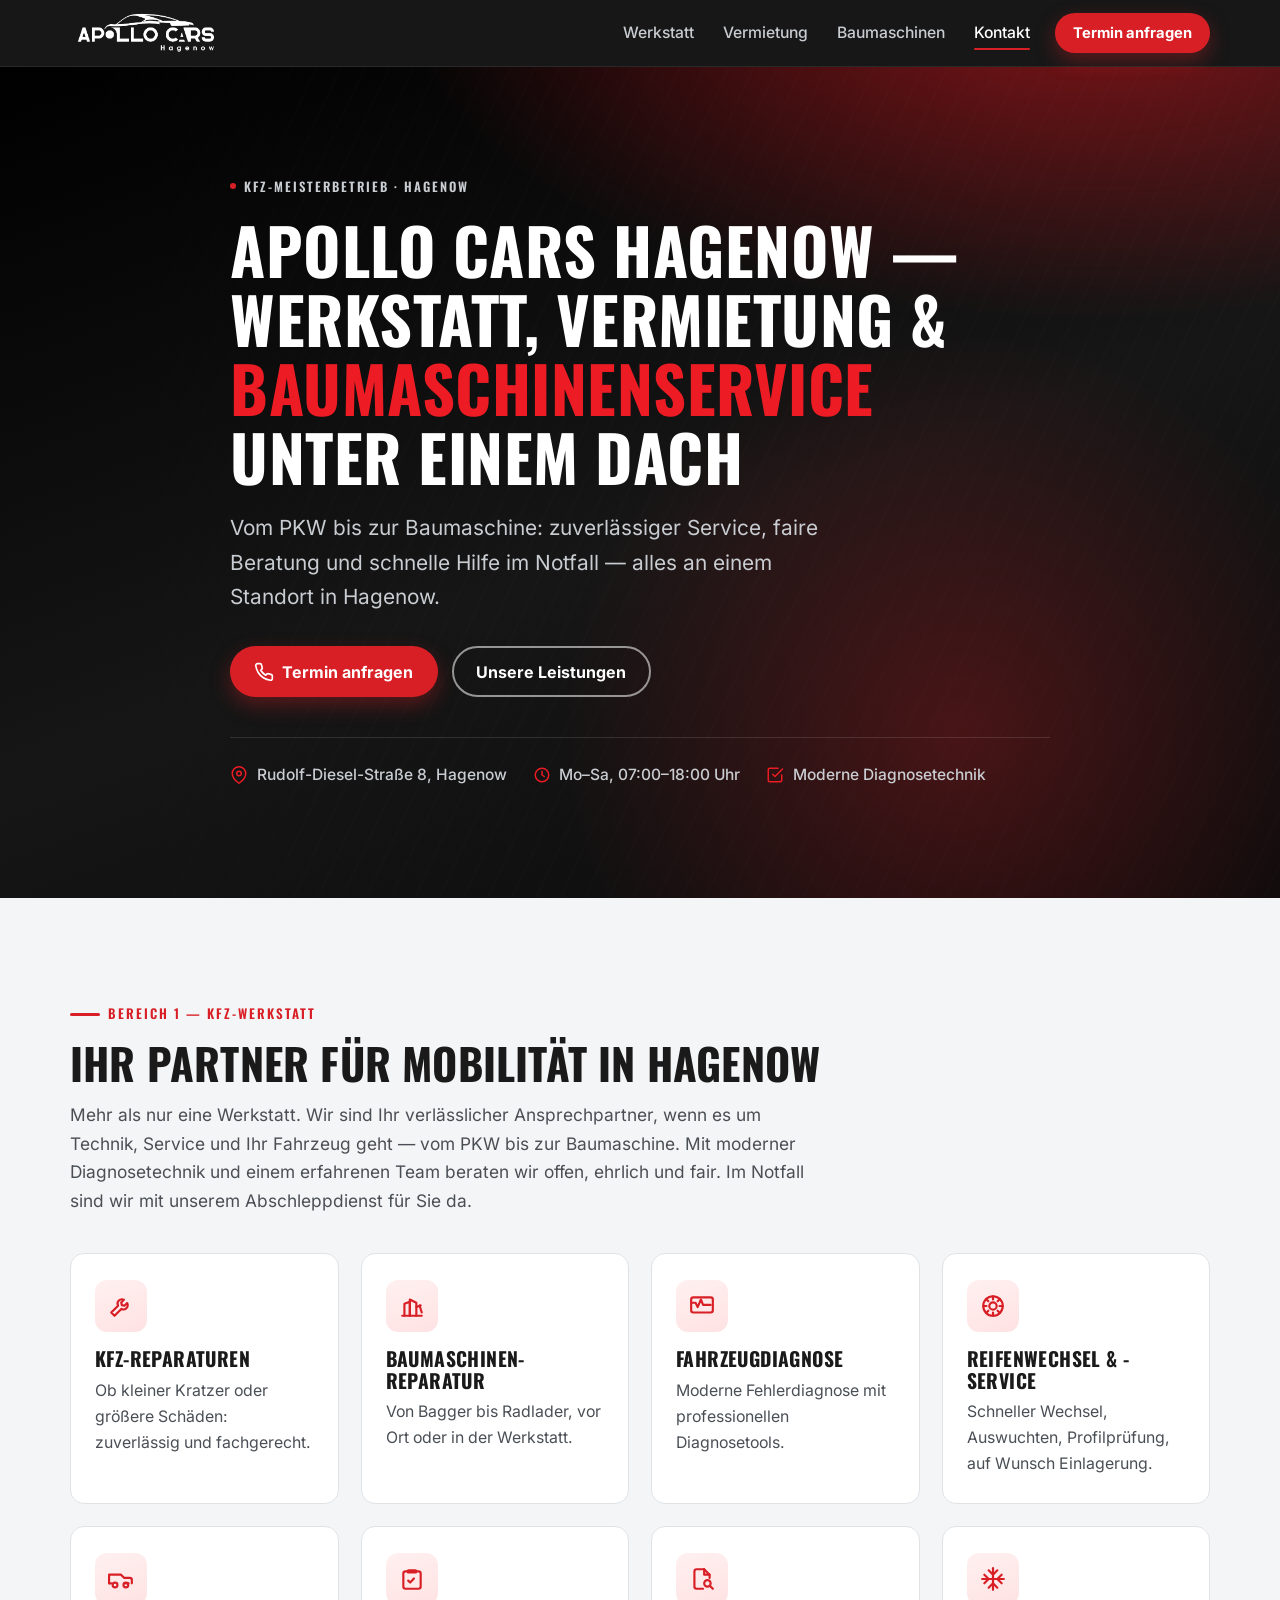
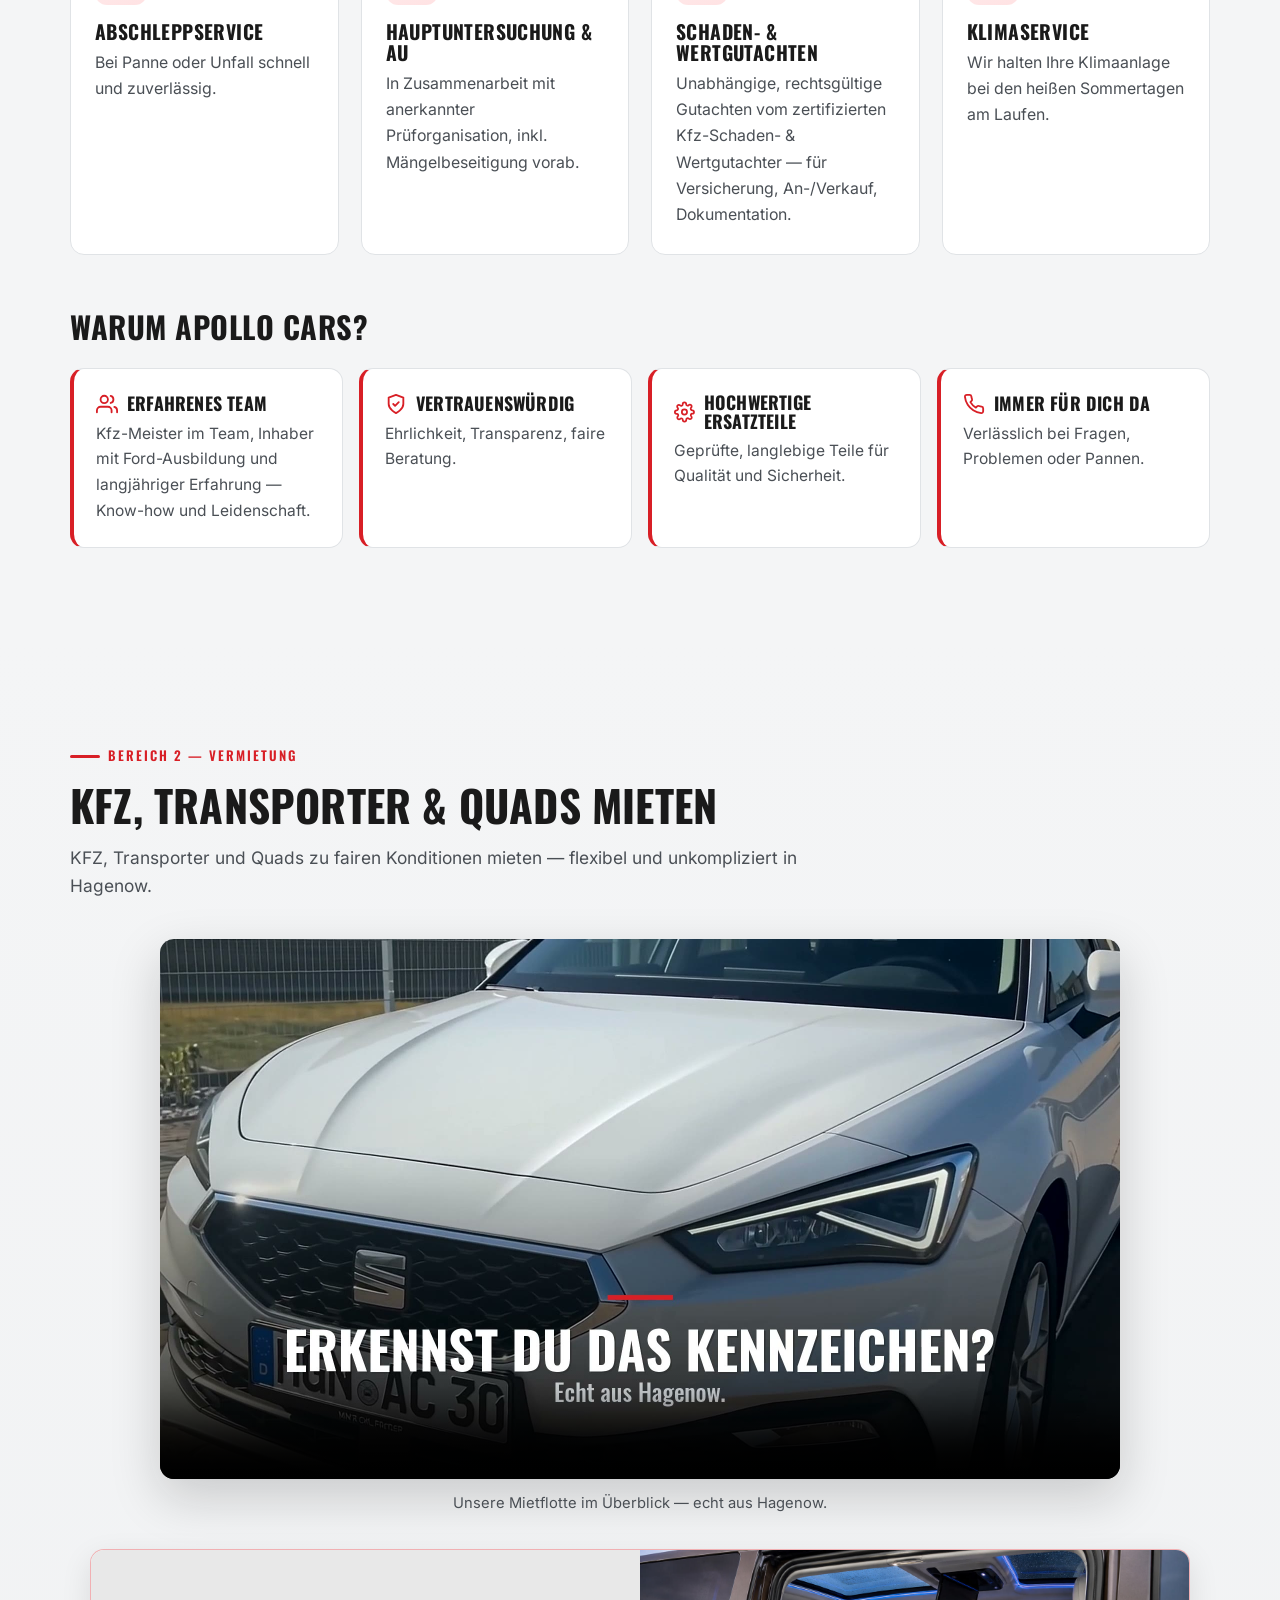
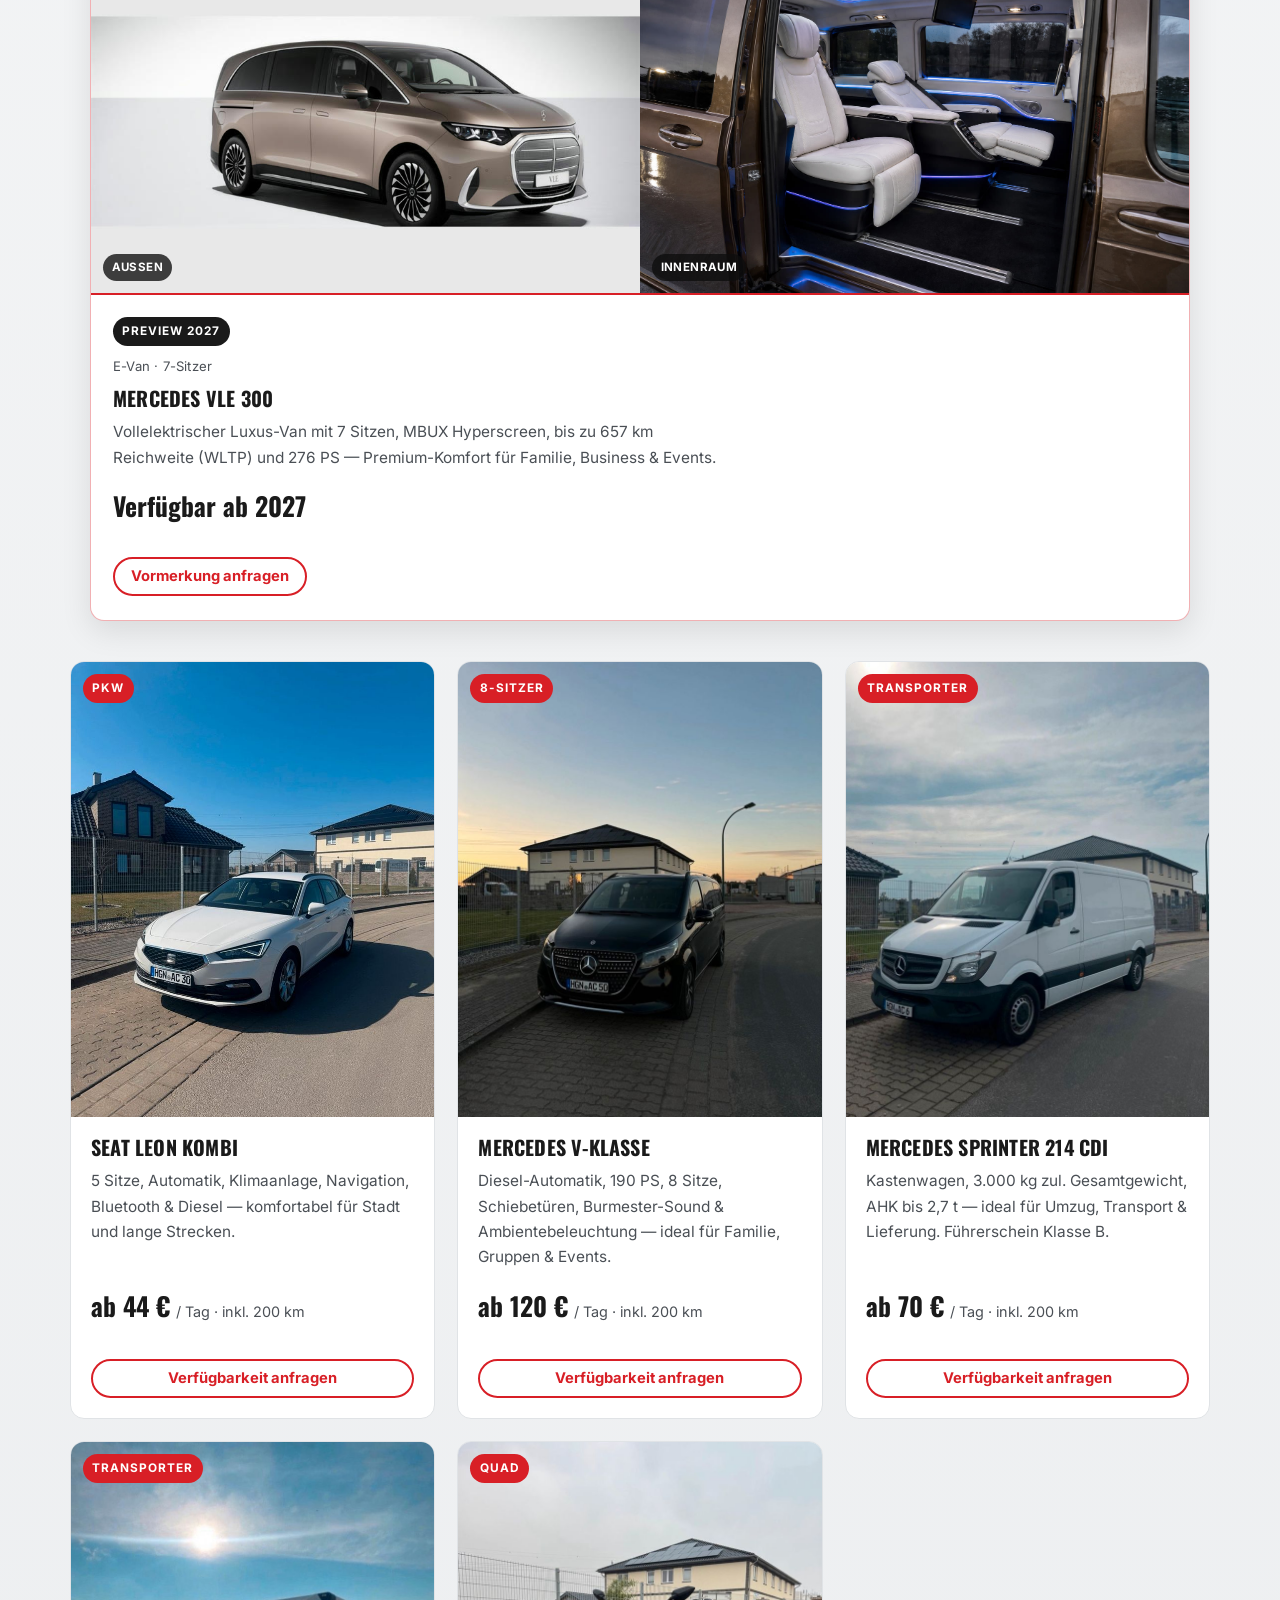
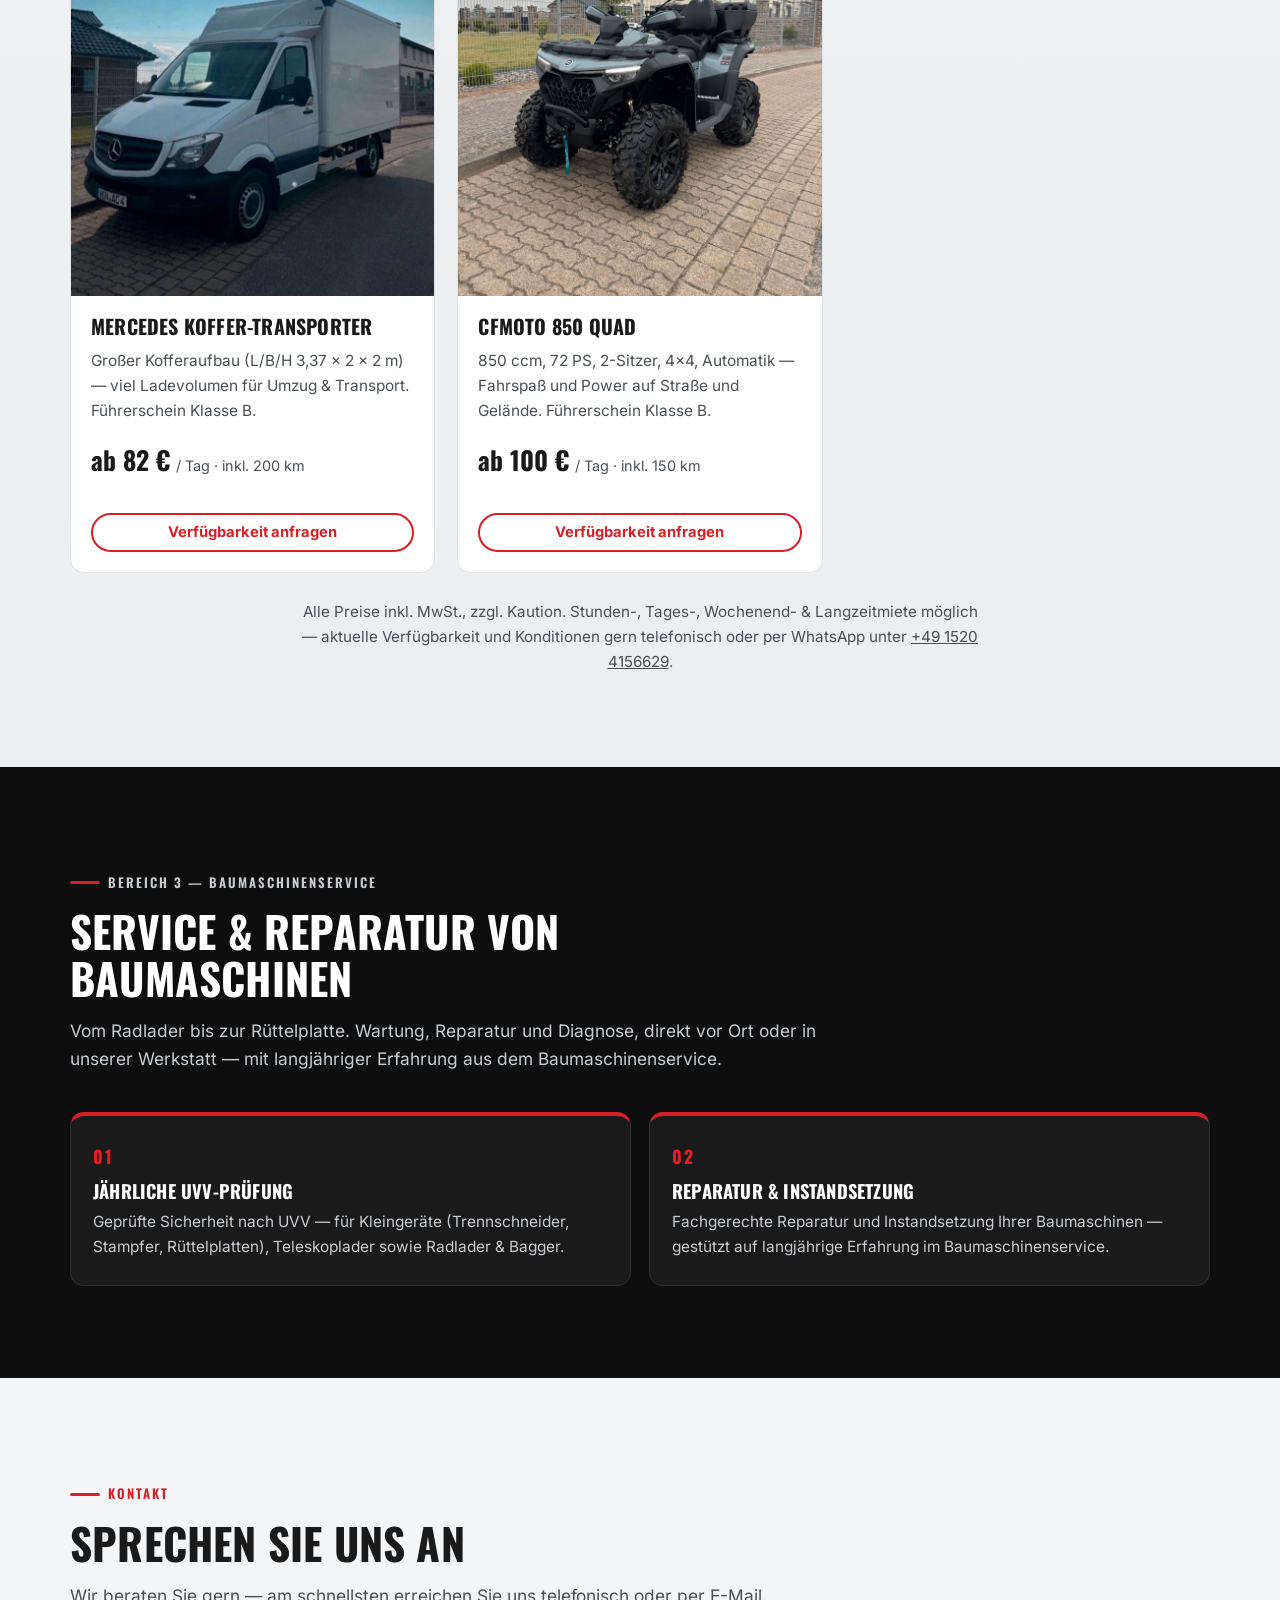
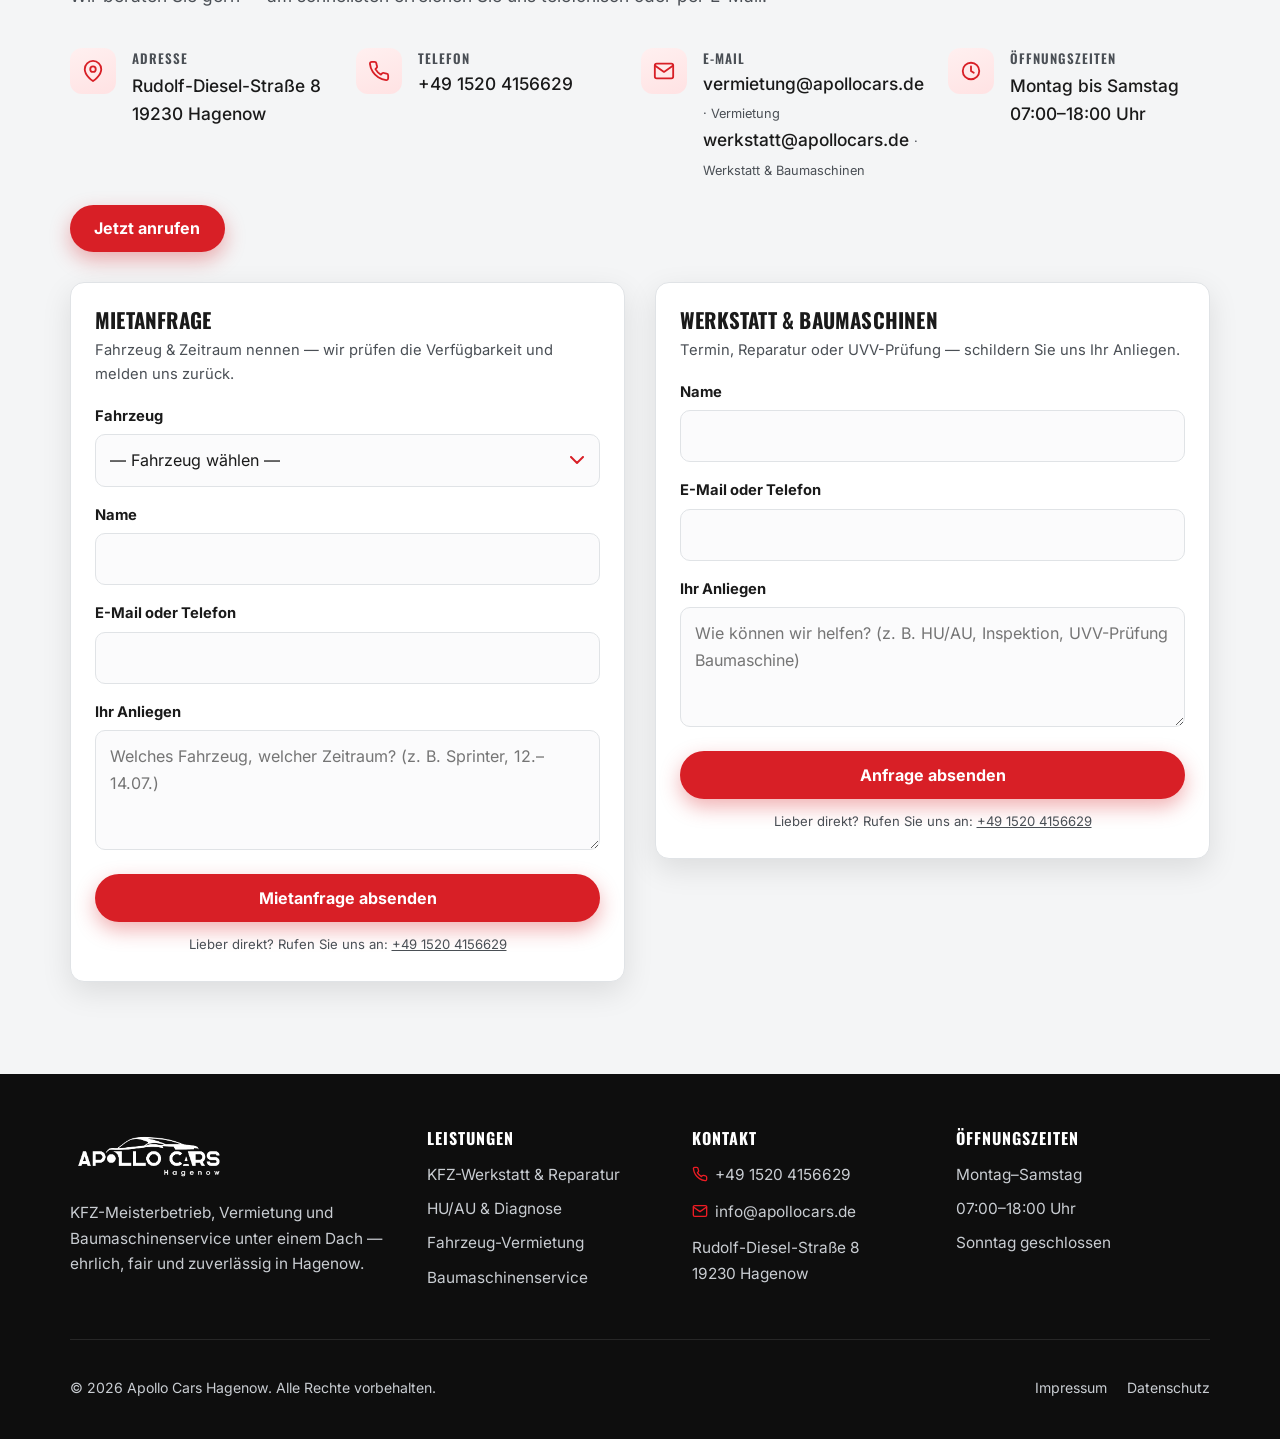
<file: Website/index.html>
<!DOCTYPE html>
<html lang="de">
<head>
  <meta charset="UTF-8">
  <meta name="viewport" content="width=device-width, initial-scale=1">
  <title>Apollo Cars Hagenow — KFZ-Werkstatt, Vermietung & Baumaschinenservice</title>
  <meta name="description" content="Apollo Cars Hagenow: KFZ-Meisterbetrieb, Fahrzeug-, Transporter- & Quad-Vermietung sowie Baumaschinenservice unter einem Dach. Reparatur, HU/AU, Diagnose, Reifenservice, Abschleppdienst in Hagenow.">
  <meta name="theme-color" content="#0E0E0E">
  <link rel="canonical" href="https://www.apollocars.de/">

  <!-- Open Graph / Social -->
  <meta property="og:type" content="website">
  <meta property="og:locale" content="de_DE">
  <meta property="og:site_name" content="Apollo Cars Hagenow">
  <meta property="og:title" content="Apollo Cars Hagenow — Werkstatt, Vermietung & Baumaschinenservice">
  <meta property="og:description" content="KFZ-Meisterbetrieb, Vermietung und Baumaschinenservice unter einem Dach in Hagenow. Ehrlich, fair und zuverlässig.">
  <meta property="og:url" content="https://www.apollocars.de/">
  <meta property="og:image" content="https://www.apollocars.de/assets/img/logo-full.jpg">
  <meta name="twitter:card" content="summary_large_image">

  <!-- Favicons -->
  <link rel="icon" type="image/png" href="assets/img/favicon.png">
  <link rel="apple-touch-icon" href="assets/img/apple-touch-icon.png">

  <link rel="stylesheet" href="assets/css/style.css">

  <!-- Lokale SEO: LocalBusiness -->
  <script type="application/ld+json">
  {
    "@context": "https://schema.org",
    "@type": "AutoRepair",
    "name": "Apollo Cars Hagenow",
    "image": "https://www.apollocars.de/assets/img/logo-full.jpg",
    "url": "https://www.apollocars.de/",
    "telephone": "+4915204156629",
    "email": "info@apollocars.de",
    "address": {
      "@type": "PostalAddress",
      "streetAddress": "Rudolf-Diesel-Straße 8",
      "postalCode": "19230",
      "addressLocality": "Hagenow",
      "addressCountry": "DE"
    },
    "areaServed": "Hagenow und Umgebung",
    "openingHoursSpecification": [{
      "@type": "OpeningHoursSpecification",
      "dayOfWeek": ["Monday","Tuesday","Wednesday","Thursday","Friday","Saturday"],
      "opens": "07:00",
      "closes": "18:00"
    }],
    "makesOffer": [
      {"@type":"Offer","itemOffered":{"@type":"Service","name":"KFZ-Reparatur & Wartung"}},
      {"@type":"Offer","itemOffered":{"@type":"Service","name":"Hauptuntersuchung & Abgasuntersuchung"}},
      {"@type":"Offer","itemOffered":{"@type":"Service","name":"Fahrzeug-, Transporter- & Quad-Vermietung"}},
      {"@type":"Offer","itemOffered":{"@type":"Service","name":"Baumaschinenservice & -reparatur"}}
    ]
  }
  </script>
</head>
<body>

<a class="sr-only" href="#hauptinhalt">Zum Inhalt springen</a>

<!-- ====================== HEADER ====================== -->
<header class="site-header">
  <div class="container header-inner">
    <a class="brand" href="#top" aria-label="Apollo Cars Hagenow — Startseite">
      <img src="assets/img/logo-header.png" alt="Apollo Cars Hagenow" width="600" height="200">
    </a>

    <button class="nav-toggle" id="navToggle" aria-expanded="false" aria-controls="primaryNav" aria-label="Menü öffnen">
      <span></span><span></span><span></span>
    </button>

    <nav class="nav" id="primaryNav" aria-label="Hauptnavigation">
      <ul class="nav-list">
        <li><a class="nav-link" href="#werkstatt">Werkstatt</a></li>
        <li><a class="nav-link" href="#vermietung">Vermietung</a></li>
        <li><a class="nav-link" href="#baumaschinen">Baumaschinen</a></li>
        <li><a class="nav-link" href="#kontakt">Kontakt</a></li>
        <li><a class="btn btn--primary btn--sm nav-cta" href="tel:+4915204156629">Termin anfragen</a></li>
      </ul>
    </nav>
  </div>
</header>

<main id="hauptinhalt">

<!-- ====================== HERO ====================== -->
<section class="hero" id="top">
  <div class="container hero-inner">
    <p class="hero-kicker"><span class="dot"></span> KFZ-Meisterbetrieb · Hagenow</p>
    <h1>Apollo Cars Hagenow — Werkstatt, Vermietung &amp; <span class="accent">Baumaschinenservice</span> unter einem Dach</h1>
    <p class="hero-sub">Vom PKW bis zur Baumaschine: zuverlässiger Service, faire Beratung und schnelle Hilfe im Notfall — alles an einem Standort in Hagenow.</p>
    <div class="hero-actions">
      <a class="btn btn--primary" href="tel:+4915204156629">
        <svg width="20" height="20" viewBox="0 0 24 24" fill="none" stroke="currentColor" stroke-width="2" stroke-linecap="round" stroke-linejoin="round" aria-hidden="true"><path d="M22 16.92v3a2 2 0 0 1-2.18 2 19.79 19.79 0 0 1-8.63-3.07 19.5 19.5 0 0 1-6-6 19.79 19.79 0 0 1-3.07-8.67A2 2 0 0 1 4.11 2h3a2 2 0 0 1 2 1.72c.13.96.36 1.9.7 2.81a2 2 0 0 1-.45 2.11L8.09 9.91a16 16 0 0 0 6 6l1.27-1.27a2 2 0 0 1 2.11-.45c.91.34 1.85.57 2.81.7A2 2 0 0 1 22 16.92z"/></svg>
        Termin anfragen
      </a>
      <a class="btn btn--outline" href="#leistungen">Unsere Leistungen</a>
    </div>
    <ul class="hero-strip">
      <li><svg width="18" height="18" viewBox="0 0 24 24" fill="none" stroke="currentColor" stroke-width="2" stroke-linecap="round" stroke-linejoin="round" aria-hidden="true"><path d="M21 10c0 7-9 13-9 13s-9-6-9-13a9 9 0 0 1 18 0z"/><circle cx="12" cy="10" r="3"/></svg> Rudolf-Diesel-Straße 8, Hagenow</li>
      <li><svg width="18" height="18" viewBox="0 0 24 24" fill="none" stroke="currentColor" stroke-width="2" stroke-linecap="round" stroke-linejoin="round" aria-hidden="true"><circle cx="12" cy="12" r="9"/><path d="M12 7v5l3 2"/></svg> Mo–Sa, 07:00–18:00 Uhr</li>
      <li><svg width="18" height="18" viewBox="0 0 24 24" fill="none" stroke="currentColor" stroke-width="2" stroke-linecap="round" stroke-linejoin="round" aria-hidden="true"><path d="M9 11l3 3L22 4"/><path d="M21 12v7a2 2 0 0 1-2 2H5a2 2 0 0 1-2-2V5a2 2 0 0 1 2-2h11"/></svg> Moderne Diagnosetechnik</li>
    </ul>
  </div>
</section>

<!-- ====================== SEKTION 1: WERKSTATT ====================== -->
<section class="section section--light" id="werkstatt">
  <div class="container">
    <div class="section-head">
      <p class="kicker">Bereich 1 — KFZ-Werkstatt</p>
      <h2 class="section-title">Ihr Partner für Mobilität in Hagenow</h2>
      <p class="section-intro">Mehr als nur eine Werkstatt. Wir sind Ihr verlässlicher Ansprechpartner, wenn es um Technik, Service und Ihr Fahrzeug geht — vom PKW bis zur Baumaschine. Mit moderner Diagnosetechnik und einem erfahrenen Team beraten wir offen, ehrlich und fair. Im Notfall sind wir mit unserem Abschleppdienst für Sie da.</p>
    </div>

    <div id="leistungen" class="grid grid--services">

      <article class="card">
        <span class="card-icon"><svg viewBox="0 0 24 24" fill="none" stroke="currentColor" stroke-width="2" stroke-linecap="round" stroke-linejoin="round" aria-hidden="true"><path d="M14.7 6.3a4 4 0 0 0-5.4 5.4L3 18l3 3 6.3-6.3a4 4 0 0 0 5.4-5.4l-2.5 2.5-2.4-.6-.6-2.4 2.5-2.5z"/></svg></span>
        <h3 class="card-title">Kfz-Reparaturen</h3>
        <p class="card-text">Ob kleiner Kratzer oder größere Schäden: zuverlässig und fachgerecht.</p>
      </article>

      <article class="card">
        <span class="card-icon"><svg viewBox="0 0 24 24" fill="none" stroke="currentColor" stroke-width="2" stroke-linecap="round" stroke-linejoin="round" aria-hidden="true"><path d="M3 21h18"/><path d="M5 21V10l5-2v13"/><path d="M10 21V6l6 3v12"/><path d="M16 13l4-1.5"/><path d="M19 11.5 21 18"/></svg></span>
        <h3 class="card-title">Baumaschinen-Reparatur</h3>
        <p class="card-text">Von Bagger bis Radlader, vor Ort oder in der Werkstatt.</p>
      </article>

      <article class="card">
        <span class="card-icon"><svg viewBox="0 0 24 24" fill="none" stroke="currentColor" stroke-width="2" stroke-linecap="round" stroke-linejoin="round" aria-hidden="true"><rect x="2" y="4" width="20" height="14" rx="2"/><path d="M2 9h4l2 4 3-7 2 5h7"/></svg></span>
        <h3 class="card-title">Fahrzeugdiagnose</h3>
        <p class="card-text">Moderne Fehlerdiagnose mit professionellen Diagnosetools.</p>
      </article>

      <article class="card">
        <span class="card-icon"><svg viewBox="0 0 24 24" fill="none" stroke="currentColor" stroke-width="2" stroke-linecap="round" stroke-linejoin="round" aria-hidden="true"><circle cx="12" cy="12" r="9"/><circle cx="12" cy="12" r="3.4"/><path d="M12 3v3M12 18v3M3 12h3M18 12h3M5.6 5.6l2.1 2.1M16.3 16.3l2.1 2.1M18.4 5.6l-2.1 2.1M7.7 16.3l-2.1 2.1"/></svg></span>
        <h3 class="card-title">Reifenwechsel &amp; -service</h3>
        <p class="card-text">Schneller Wechsel, Auswuchten, Profilprüfung, auf Wunsch Einlagerung.</p>
      </article>

      <article class="card">
        <span class="card-icon"><svg viewBox="0 0 24 24" fill="none" stroke="currentColor" stroke-width="2" stroke-linecap="round" stroke-linejoin="round" aria-hidden="true"><path d="M1 16V8h11l3 3h5a2 2 0 0 1 2 2v3"/><path d="M1 16h2"/><path d="M16 16h3"/><circle cx="6.5" cy="17.5" r="2.2"/><circle cx="16.5" cy="17.5" r="2.2"/></svg></span>
        <h3 class="card-title">Abschleppservice</h3>
        <p class="card-text">Bei Panne oder Unfall schnell und zuverlässig.</p>
      </article>

      <article class="card">
        <span class="card-icon"><svg viewBox="0 0 24 24" fill="none" stroke="currentColor" stroke-width="2" stroke-linecap="round" stroke-linejoin="round" aria-hidden="true"><path d="M9 4h6a1 1 0 0 1 1 1v0a1 1 0 0 1-1 1H9a1 1 0 0 1-1-1v0a1 1 0 0 1 1-1z"/><path d="M16 5h2a2 2 0 0 1 2 2v12a2 2 0 0 1-2 2H6a2 2 0 0 1-2-2V7a2 2 0 0 1 2-2h2"/><path d="m8.5 13.5 1.8 1.8 3.5-3.8"/></svg></span>
        <h3 class="card-title">Hauptuntersuchung &amp; AU</h3>
        <p class="card-text">In Zusammenarbeit mit anerkannter Prüforganisation, inkl. Mängelbeseitigung vorab.</p>
      </article>

      <article class="card">
        <span class="card-icon"><svg viewBox="0 0 24 24" fill="none" stroke="currentColor" stroke-width="2" stroke-linecap="round" stroke-linejoin="round" aria-hidden="true"><path d="M14 3H7a2 2 0 0 0-2 2v14a2 2 0 0 0 2 2h6"/><path d="M14 3l5 5v3"/><path d="M14 3v5h5"/><circle cx="17" cy="16" r="3"/><path d="m22 21-2.1-2.1"/></svg></span>
        <h3 class="card-title">Schaden- &amp; Wertgutachten</h3>
        <p class="card-text">Unabhängige, rechtsgültige Gutachten vom zertifizierten Kfz-Schaden- &amp; Wertgutachter — für Versicherung, An-/Verkauf, Dokumentation.</p>
      </article>

      <article class="card">
        <span class="card-icon"><svg viewBox="0 0 24 24" fill="none" stroke="currentColor" stroke-width="2" stroke-linecap="round" stroke-linejoin="round" aria-hidden="true"><line x1="2" x2="22" y1="12" y2="12"/><line x1="12" x2="12" y1="2" y2="22"/><path d="m20 16-4-4 4-4"/><path d="m4 8 4 4-4 4"/><path d="m16 4-4 4-4-4"/><path d="m8 20 4-4 4 4"/></svg></span>
        <h3 class="card-title">Klimaservice</h3>
        <p class="card-text">Wir halten Ihre Klimaanlage bei den heißen Sommertagen am Laufen.</p>
      </article>

    </div>

    <!-- Warum wir? -->
    <h3 class="subhead">Warum Apollo Cars?</h3>
    <div class="feature-grid">
      <div class="feature">
        <h3><svg viewBox="0 0 24 24" fill="none" stroke="currentColor" stroke-width="2" stroke-linecap="round" stroke-linejoin="round" aria-hidden="true"><path d="M17 21v-2a4 4 0 0 0-4-4H5a4 4 0 0 0-4 4v2"/><circle cx="9" cy="7" r="4"/><path d="M23 21v-2a4 4 0 0 0-3-3.87"/><path d="M16 3.13a4 4 0 0 1 0 7.75"/></svg>Erfahrenes Team</h3>
        <p>Kfz-Meister im Team, Inhaber mit Ford-Ausbildung und langjähriger Erfahrung — Know-how und Leidenschaft.</p>
      </div>
      <div class="feature">
        <h3><svg viewBox="0 0 24 24" fill="none" stroke="currentColor" stroke-width="2" stroke-linecap="round" stroke-linejoin="round" aria-hidden="true"><path d="M12 22s8-4 8-10V5l-8-3-8 3v7c0 6 8 10 8 10z"/><path d="m9 12 2 2 4-4"/></svg>Vertrauenswürdig</h3>
        <p>Ehrlichkeit, Transparenz, faire Beratung.</p>
      </div>
      <div class="feature">
        <h3><svg viewBox="0 0 24 24" fill="none" stroke="currentColor" stroke-width="2" stroke-linecap="round" stroke-linejoin="round" aria-hidden="true"><circle cx="12" cy="12" r="3"/><path d="M19.4 15a1.65 1.65 0 0 0 .33 1.82l.06.06a2 2 0 1 1-2.83 2.83l-.06-.06a1.65 1.65 0 0 0-1.82-.33 1.65 1.65 0 0 0-1 1.51V21a2 2 0 0 1-4 0v-.09a1.65 1.65 0 0 0-1-1.51 1.65 1.65 0 0 0-1.82.33l-.06.06a2 2 0 1 1-2.83-2.83l.06-.06a1.65 1.65 0 0 0 .33-1.82 1.65 1.65 0 0 0-1.51-1H3a2 2 0 0 1 0-4h.09a1.65 1.65 0 0 0 1.51-1 1.65 1.65 0 0 0-.33-1.82l-.06-.06a2 2 0 1 1 2.83-2.83l.06.06a1.65 1.65 0 0 0 1.82.33H9a1.65 1.65 0 0 0 1-1.51V3a2 2 0 0 1 4 0v.09a1.65 1.65 0 0 0 1 1.51 1.65 1.65 0 0 0 1.82-.33l.06-.06a2 2 0 1 1 2.83 2.83l-.06.06a1.65 1.65 0 0 0-.33 1.82V9a1.65 1.65 0 0 0 1.51 1H21a2 2 0 0 1 0 4h-.09a1.65 1.65 0 0 0-1.51 1z"/></svg>Hochwertige Ersatzteile</h3>
        <p>Geprüfte, langlebige Teile für Qualität und Sicherheit.</p>
      </div>
      <div class="feature">
        <h3><svg viewBox="0 0 24 24" fill="none" stroke="currentColor" stroke-width="2" stroke-linecap="round" stroke-linejoin="round" aria-hidden="true"><path d="M22 16.92v3a2 2 0 0 1-2.18 2 19.79 19.79 0 0 1-8.63-3.07 19.5 19.5 0 0 1-6-6A19.79 19.79 0 0 1 2.12 4.18 2 2 0 0 1 4.11 2h3a2 2 0 0 1 2 1.72c.13.96.36 1.9.7 2.81a2 2 0 0 1-.45 2.11L8.09 9.91a16 16 0 0 0 6 6l1.27-1.27a2 2 0 0 1 2.11-.45c.91.34 1.85.57 2.81.7A2 2 0 0 1 22 16.92z"/></svg>Immer für dich da</h3>
        <p>Verlässlich bei Fragen, Problemen oder Pannen.</p>
      </div>
    </div>
  </div>
</section>

<!-- ====================== SEKTION 2: VERMIETUNG ====================== -->
<section class="section section--alt" id="vermietung">
  <div class="container">
    <div class="section-head">
      <p class="kicker">Bereich 2 — Vermietung</p>
      <h2 class="section-title">KFZ, Transporter &amp; Quads mieten</h2>
      <p class="section-intro">KFZ, Transporter und Quads zu fairen Konditionen mieten — flexibel und unkompliziert in Hagenow.</p>
    </div>

    <figure class="rent-video">
      <video class="rent-video__player"
             poster="assets/img/vermietung/werbefilm-poster.jpg"
             autoplay muted loop playsinline preload="metadata" controls
             aria-label="Werbefilm: Mietfahrzeuge von Apollo Cars Hagenow">
        <source src="assets/video/vermietung-werbefilm.mp4" type="video/mp4">
        Ihr Browser kann dieses Video nicht abspielen.
        <a href="assets/video/vermietung-werbefilm.mp4">Film ansehen</a>.
      </video>
      <figcaption class="rent-video__cap">Unsere Mietflotte im Überblick — echt aus Hagenow.</figcaption>
    </figure>

    <aside class="rent-preview" aria-labelledby="vle-preview-title">
      <div class="rent-preview__media">
        <figure class="rent-preview__shot">
          <img src="assets/img/vermietung/Standardbilder/mercedes-vle-300.jpg" alt="Mercedes-Benz VLE 300 Außenansicht — vollelektrischer Luxus-Van, Preview 2027 bei Apollo Cars Hagenow" width="800" height="1000" loading="lazy">
          <figcaption>Außen</figcaption>
        </figure>
        <figure class="rent-preview__shot">
          <img src="assets/img/vermietung/Standardbilder/mercedes-vle-300-innenraum.jpg" alt="Mercedes-Benz VLE 300 Luxus-Innenraum mit Captains Chairs und Ambientebeleuchtung — Preview 2027" width="1536" height="1024" loading="lazy">
          <figcaption>Innenraum</figcaption>
        </figure>
      </div>
      <div class="rent-preview__body">
        <span class="rent-badge rent-badge--soon">Preview 2027</span>
        <p class="rent-preview__kicker">E-Van · 7-Sitzer</p>
        <h3 class="rent-title" id="vle-preview-title">Mercedes VLE 300</h3>
        <p class="rent-desc">Vollelektrischer Luxus-Van mit 7 Sitzen, MBUX Hyperscreen, bis zu 657&nbsp;km Reichweite (WLTP) und 276&nbsp;PS — Premium-Komfort für Familie, Business &amp; Events.</p>
        <p class="price price--soon"><b>Verfügbar ab 2027</b></p>
        <a class="btn btn--ghost btn--sm" href="#mietanfrage" data-fahrzeug="Mercedes VLE 300">Vormerkung anfragen</a>
      </div>
    </aside>

    <div class="rent-grid">

      <article class="rent-card">
        <div class="rent-media">
          <span class="rent-badge">PKW</span>
          <img src="assets/img/vermietung/Standardbilder/seat-leon-kombi.jpg" alt="Seat Leon Kombi – Mietwagen bei Apollo Cars Hagenow" width="725" height="960" loading="lazy">
        </div>
        <div class="rent-body">
          <h3 class="rent-title">Seat Leon Kombi</h3>
          <p class="rent-desc">5 Sitze, Automatik, Klimaanlage, Navigation, Bluetooth &amp; Diesel — komfortabel für Stadt und lange Strecken.</p>
          <p class="price"><b>ab 44 €</b><span>/ Tag · inkl. 200 km</span></p>
          <a class="btn btn--ghost btn--block btn--sm" href="#mietanfrage" data-fahrzeug="Seat Leon Kombi">Verfügbarkeit anfragen</a>
        </div>
      </article>

      <article class="rent-card">
        <div class="rent-media">
          <span class="rent-badge">8-Sitzer</span>
          <img src="assets/img/vermietung/Standardbilder/mercedes-v-klasse.jpg" alt="Mercedes-Benz V-Klasse, 8-Sitzer – Mietfahrzeug bei Apollo Cars Hagenow" width="734" height="960" loading="lazy">
        </div>
        <div class="rent-body">
          <h3 class="rent-title">Mercedes V-Klasse</h3>
          <p class="rent-desc">Diesel-Automatik, 190 PS, 8 Sitze, Schiebetüren, Burmester-Sound &amp; Ambientebeleuchtung — ideal für Familie, Gruppen &amp; Events.</p>
          <p class="price"><b>ab 120 €</b><span>/ Tag · inkl. 200 km</span></p>
          <a class="btn btn--ghost btn--block btn--sm" href="#mietanfrage" data-fahrzeug="Mercedes V-Klasse">Verfügbarkeit anfragen</a>
        </div>
      </article>

      <article class="rent-card">
        <div class="rent-media">
          <span class="rent-badge">Transporter</span>
          <img src="assets/img/vermietung/Standardbilder/mercedes-sprinter.jpg" alt="Mercedes Sprinter 214 CDI, Kastenwagen – Transporter mieten bei Apollo Cars Hagenow" width="732" height="960" loading="lazy">
        </div>
        <div class="rent-body">
          <h3 class="rent-title">Mercedes Sprinter 214 CDI</h3>
          <p class="rent-desc">Kastenwagen, 3.000 kg zul. Gesamtgewicht, AHK bis 2,7 t — ideal für Umzug, Transport &amp; Lieferung. Führerschein Klasse B.</p>
          <p class="price"><b>ab 70 €</b><span>/ Tag · inkl. 200 km</span></p>
          <a class="btn btn--ghost btn--block btn--sm" href="#mietanfrage" data-fahrzeug="Mercedes Sprinter 214 CDI">Verfügbarkeit anfragen</a>
        </div>
      </article>

      <article class="rent-card">
        <div class="rent-media">
          <span class="rent-badge">Transporter</span>
          <img src="assets/img/vermietung/Standardbilder/mercedes-transporter-koffer.jpg" alt="Mercedes Koffer-Transporter, 3,37 m Laderaum – Transporter mieten bei Apollo Cars Hagenow" width="759" height="960" loading="lazy">
        </div>
        <div class="rent-body">
          <h3 class="rent-title">Mercedes Koffer-Transporter</h3>
          <p class="rent-desc">Großer Kofferaufbau (L/B/H 3,37 × 2 × 2 m) — viel Ladevolumen für Umzug &amp; Transport. Führerschein Klasse B.</p>
          <p class="price"><b>ab 82 €</b><span>/ Tag · inkl. 200 km</span></p>
          <a class="btn btn--ghost btn--block btn--sm" href="#mietanfrage" data-fahrzeug="Mercedes Koffer-Transporter">Verfügbarkeit anfragen</a>
        </div>
      </article>

      <article class="rent-card">
        <div class="rent-media">
          <span class="rent-badge">Quad</span>
          <img src="assets/img/vermietung/Standardbilder/cfmoto-850-quad.jpg" alt="CFMoto 850 Quad, 4x4 – Quad mieten bei Apollo Cars Hagenow" width="739" height="960" loading="lazy">
        </div>
        <div class="rent-body">
          <h3 class="rent-title">CFMoto 850 Quad</h3>
          <p class="rent-desc">850 ccm, 72 PS, 2-Sitzer, 4x4, Automatik — Fahrspaß und Power auf Straße und Gelände. Führerschein Klasse B.</p>
          <p class="price"><b>ab 100 €</b><span>/ Tag · inkl. 150 km</span></p>
          <a class="btn btn--ghost btn--block btn--sm" href="#mietanfrage" data-fahrzeug="CFMoto 850 Quad">Verfügbarkeit anfragen</a>
        </div>
      </article>

    </div>
    <p class="rent-note">Alle Preise inkl. MwSt., zzgl. Kaution. Stunden-, Tages-, Wochenend- &amp; Langzeitmiete möglich — aktuelle Verfügbarkeit und Konditionen gern telefonisch oder per WhatsApp unter <a href="tel:+4915204156629">+49 1520 4156629</a>.</p>
  </div>
</section>

<!-- ====================== SEKTION 3: BAUMASCHINENSERVICE ====================== -->
<section class="section section--dark" id="baumaschinen">
  <div class="container">
    <div class="section-head">
      <p class="kicker">Bereich 3 — Baumaschinenservice</p>
      <h2 class="section-title">Service &amp; Reparatur von Baumaschinen</h2>
      <p class="section-intro">Vom Radlader bis zur Rüttelplatte. Wartung, Reparatur und Diagnose, direkt vor Ort oder in unserer Werkstatt — mit langjähriger Erfahrung aus dem Baumaschinenservice.</p>
    </div>

    <div class="machine-grid">
      <article class="machine-card">
        <div class="num">01</div>
        <h3>Jährliche UVV-Prüfung</h3>
        <p>Geprüfte Sicherheit nach UVV — für Kleingeräte (Trennschneider, Stampfer, Rüttelplatten), Teleskoplader sowie Radlader &amp; Bagger.</p>
      </article>
      <article class="machine-card">
        <div class="num">02</div>
        <h3>Reparatur &amp; Instandsetzung</h3>
        <p>Fachgerechte Reparatur und Instandsetzung Ihrer Baumaschinen — gestützt auf langjährige Erfahrung im Baumaschinenservice.</p>
      </article>
    </div>
  </div>
</section>

<!-- ====================== KONTAKT ====================== -->
<section class="section section--light" id="kontakt">
  <div class="container">
    <div class="section-head">
      <p class="kicker">Kontakt</p>
      <h2 class="section-title">Sprechen Sie uns an</h2>
      <p class="section-intro">Wir beraten Sie gern — am schnellsten erreichen Sie uns telefonisch oder per E-Mail.</p>
    </div>

    <!-- Kontaktdaten als Zeile über den Formularen -->
    <div class="contact-bar">
      <div class="contact-list">
        <div class="contact-item">
          <span class="ic"><svg viewBox="0 0 24 24" fill="none" stroke="currentColor" stroke-width="2" stroke-linecap="round" stroke-linejoin="round" aria-hidden="true"><path d="M21 10c0 7-9 13-9 13s-9-6-9-13a9 9 0 0 1 18 0z"/><circle cx="12" cy="10" r="3"/></svg></span>
          <div><div class="lbl">Adresse</div><p>Rudolf-Diesel-Straße 8<br>19230 Hagenow</p></div>
        </div>
        <div class="contact-item">
          <span class="ic"><svg viewBox="0 0 24 24" fill="none" stroke="currentColor" stroke-width="2" stroke-linecap="round" stroke-linejoin="round" aria-hidden="true"><path d="M22 16.92v3a2 2 0 0 1-2.18 2 19.79 19.79 0 0 1-8.63-3.07 19.5 19.5 0 0 1-6-6A19.79 19.79 0 0 1 2.12 4.18 2 2 0 0 1 4.11 2h3a2 2 0 0 1 2 1.72c.13.96.36 1.9.7 2.81a2 2 0 0 1-.45 2.11L8.09 9.91a16 16 0 0 0 6 6l1.27-1.27a2 2 0 0 1 2.11-.45c.91.34 1.85.57 2.81.7A2 2 0 0 1 22 16.92z"/></svg></span>
          <div><div class="lbl">Telefon</div><a href="tel:+4915204156629">+49 1520 4156629</a></div>
        </div>
        <div class="contact-item">
          <span class="ic"><svg viewBox="0 0 24 24" fill="none" stroke="currentColor" stroke-width="2" stroke-linecap="round" stroke-linejoin="round" aria-hidden="true"><rect x="2" y="4" width="20" height="16" rx="2"/><path d="m22 6-10 7L2 6"/></svg></span>
          <div>
            <div class="lbl">E-Mail</div>
            <a href="mailto:vermietung@apollocars.de">vermietung@apollocars.de</a> <small class="contact-sub">· Vermietung</small><br>
            <a href="mailto:werkstatt@apollocars.de">werkstatt@apollocars.de</a> <small class="contact-sub">· Werkstatt &amp; Baumaschinen</small>
          </div>
        </div>
        <div class="contact-item">
          <span class="ic"><svg viewBox="0 0 24 24" fill="none" stroke="currentColor" stroke-width="2" stroke-linecap="round" stroke-linejoin="round" aria-hidden="true"><circle cx="12" cy="12" r="9"/><path d="M12 7v5l3 2"/></svg></span>
          <div><div class="lbl">Öffnungszeiten</div><p>Montag bis Samstag<br>07:00–18:00 Uhr</p></div>
        </div>
      </div>
      <div class="contact-actions">
        <a class="btn btn--primary" href="tel:+4915204156629">Jetzt anrufen</a>
      </div>
    </div>

    <!-- Zwei getrennte Formulare: Vermietung → vermietung@apollocars.de,
         Werkstatt & Baumaschinen → werkstatt@apollocars.de. Versand über FormSubmit.co
         (kostenlos, kein Backend). Aktivierung: pro Adresse löst die erste echte
         Absendung eine einmalige Bestätigungs-Mail aus — beide einmal bestätigen,
         dann läuft alles automatisch. -->
    <div class="contact-forms">

      <!-- Formular 1 — Vermietung -->
      <form class="contact-form anchor" id="mietanfrage" action="https://formsubmit.co/vermietung@apollocars.de" method="POST">
        <h3>Mietanfrage</h3>
        <p class="form-note">Fahrzeug &amp; Zeitraum nennen — wir prüfen die Verfügbarkeit und melden uns zurück.</p>
        <!-- FormSubmit-Einstellungen (unsichtbar) -->
        <input type="hidden" name="_subject" value="Mietanfrage über apollocars.de">
        <input type="hidden" name="_template" value="table">
        <input type="hidden" name="_captcha" value="false">
        <input type="hidden" name="_next" value="https://www.apollocars.de/danke.html">
        <!-- Honeypot gegen Spam-Bots: für Menschen unsichtbar, bitte leer lassen -->
        <input type="text" name="_honey" tabindex="-1" autocomplete="off" aria-hidden="true" style="position:absolute;left:-9999px">
        <div class="field">
          <label for="cf-v-fahrzeug">Fahrzeug</label>
          <select id="cf-v-fahrzeug" name="Fahrzeug" required>
            <option value="" disabled selected>— Fahrzeug wählen —</option>
            <option value="Seat Leon Kombi">Seat Leon Kombi</option>
            <option value="Mercedes V-Klasse">Mercedes V-Klasse (8-Sitzer)</option>
            <option value="Mercedes VLE 300">Mercedes VLE 300 (ab 2027)</option>
            <option value="Mercedes Sprinter 214 CDI">Mercedes Sprinter 214 CDI</option>
            <option value="Mercedes Koffer-Transporter">Mercedes Koffer-Transporter</option>
            <option value="CFMoto 850 Quad">CFMoto 850 Quad</option>
            <option value="Anderes / noch unklar">Anderes / noch unklar</option>
          </select>
        </div>
        <div class="field">
          <label for="cf-v-name">Name</label>
          <input type="text" id="cf-v-name" name="Name" autocomplete="name" required>
        </div>
        <div class="field">
          <label for="cf-v-mail">E-Mail oder Telefon</label>
          <input type="text" id="cf-v-mail" name="Kontakt" autocomplete="email" required>
        </div>
        <div class="field">
          <label for="cf-v-msg">Ihr Anliegen</label>
          <textarea id="cf-v-msg" name="Nachricht" placeholder="Welches Fahrzeug, welcher Zeitraum? (z. B. Sprinter, 12.–14.07.)" required></textarea>
        </div>
        <button type="submit" class="btn btn--primary btn--block">Mietanfrage absenden</button>
        <p class="form-hint">Lieber direkt? Rufen Sie uns an: <a href="tel:+4915204156629">+49 1520 4156629</a></p>
      </form>

      <!-- Formular 2 — Werkstatt & Baumaschinen -->
      <form class="contact-form" action="https://formsubmit.co/werkstatt@apollocars.de" method="POST">
        <h3>Werkstatt &amp; Baumaschinen</h3>
        <p class="form-note">Termin, Reparatur oder UVV-Prüfung — schildern Sie uns Ihr Anliegen.</p>
        <!-- FormSubmit-Einstellungen (unsichtbar) -->
        <input type="hidden" name="_subject" value="Werkstatt-/Baumaschinen-Anfrage über apollocars.de">
        <input type="hidden" name="_template" value="table">
        <input type="hidden" name="_captcha" value="false">
        <input type="hidden" name="_next" value="https://www.apollocars.de/danke.html">
        <!-- Honeypot gegen Spam-Bots: für Menschen unsichtbar, bitte leer lassen -->
        <input type="text" name="_honey" tabindex="-1" autocomplete="off" aria-hidden="true" style="position:absolute;left:-9999px">
        <div class="field">
          <label for="cf-w-name">Name</label>
          <input type="text" id="cf-w-name" name="Name" autocomplete="name" required>
        </div>
        <div class="field">
          <label for="cf-w-mail">E-Mail oder Telefon</label>
          <input type="text" id="cf-w-mail" name="Kontakt" autocomplete="email" required>
        </div>
        <div class="field">
          <label for="cf-w-msg">Ihr Anliegen</label>
          <textarea id="cf-w-msg" name="Nachricht" placeholder="Wie können wir helfen? (z. B. HU/AU, Inspektion, UVV-Prüfung Baumaschine)" required></textarea>
        </div>
        <button type="submit" class="btn btn--primary btn--block">Anfrage absenden</button>
        <p class="form-hint">Lieber direkt? Rufen Sie uns an: <a href="tel:+4915204156629">+49 1520 4156629</a></p>
      </form>

    </div>
  </div>
</section>

</main>

<!-- ====================== FOOTER ====================== -->
<footer class="footer">
  <div class="container">
    <div class="footer-grid">
      <div>
        <img class="f-logo" src="assets/img/logo-header.png" alt="Apollo Cars Hagenow" width="600" height="200">
        <p class="f-about">KFZ-Meisterbetrieb, Vermietung und Baumaschinenservice unter einem Dach — ehrlich, fair und zuverlässig in Hagenow.</p>
      </div>
      <div>
        <h4>Leistungen</h4>
        <ul>
          <li><a href="#werkstatt">KFZ-Werkstatt &amp; Reparatur</a></li>
          <li><a href="#werkstatt">HU/AU &amp; Diagnose</a></li>
          <li><a href="#vermietung">Fahrzeug-Vermietung</a></li>
          <li><a href="#baumaschinen">Baumaschinenservice</a></li>
        </ul>
      </div>
      <div class="f-contact">
        <h4>Kontakt</h4>
        <ul>
          <li><a href="tel:+4915204156629"><svg width="16" height="16" viewBox="0 0 24 24" fill="none" stroke="currentColor" stroke-width="2" stroke-linecap="round" stroke-linejoin="round" aria-hidden="true"><path d="M22 16.92v3a2 2 0 0 1-2.18 2 19.79 19.79 0 0 1-8.63-3.07 19.5 19.5 0 0 1-6-6A19.79 19.79 0 0 1 2.12 4.18 2 2 0 0 1 4.11 2h3a2 2 0 0 1 2 1.72c.13.96.36 1.9.7 2.81a2 2 0 0 1-.45 2.11L8.09 9.91a16 16 0 0 0 6 6l1.27-1.27a2 2 0 0 1 2.11-.45c.91.34 1.85.57 2.81.7A2 2 0 0 1 22 16.92z"/></svg>+49 1520 4156629</a></li>
          <li><a href="mailto:info@apollocars.de"><svg width="16" height="16" viewBox="0 0 24 24" fill="none" stroke="currentColor" stroke-width="2" stroke-linecap="round" stroke-linejoin="round" aria-hidden="true"><rect x="2" y="4" width="20" height="16" rx="2"/><path d="m22 6-10 7L2 6"/></svg>info@apollocars.de</a></li>
          <li>Rudolf-Diesel-Straße 8<br>19230 Hagenow</li>
        </ul>
      </div>
      <div>
        <h4>Öffnungszeiten</h4>
        <ul>
          <li>Montag–Samstag</li>
          <li>07:00–18:00 Uhr</li>
          <li>Sonntag geschlossen</li>
        </ul>
      </div>
    </div>
    <div class="footer-bottom">
      <p>&copy; <span id="year">2026</span> Apollo Cars Hagenow. Alle Rechte vorbehalten.</p>
      <nav aria-label="Rechtliches">
        <a href="impressum.html">Impressum</a>
        <a href="datenschutz.html">Datenschutz</a>
      </nav>
    </div>
  </div>
</footer>

<script src="assets/js/main.js"></script>
</body>
</html>
</file>
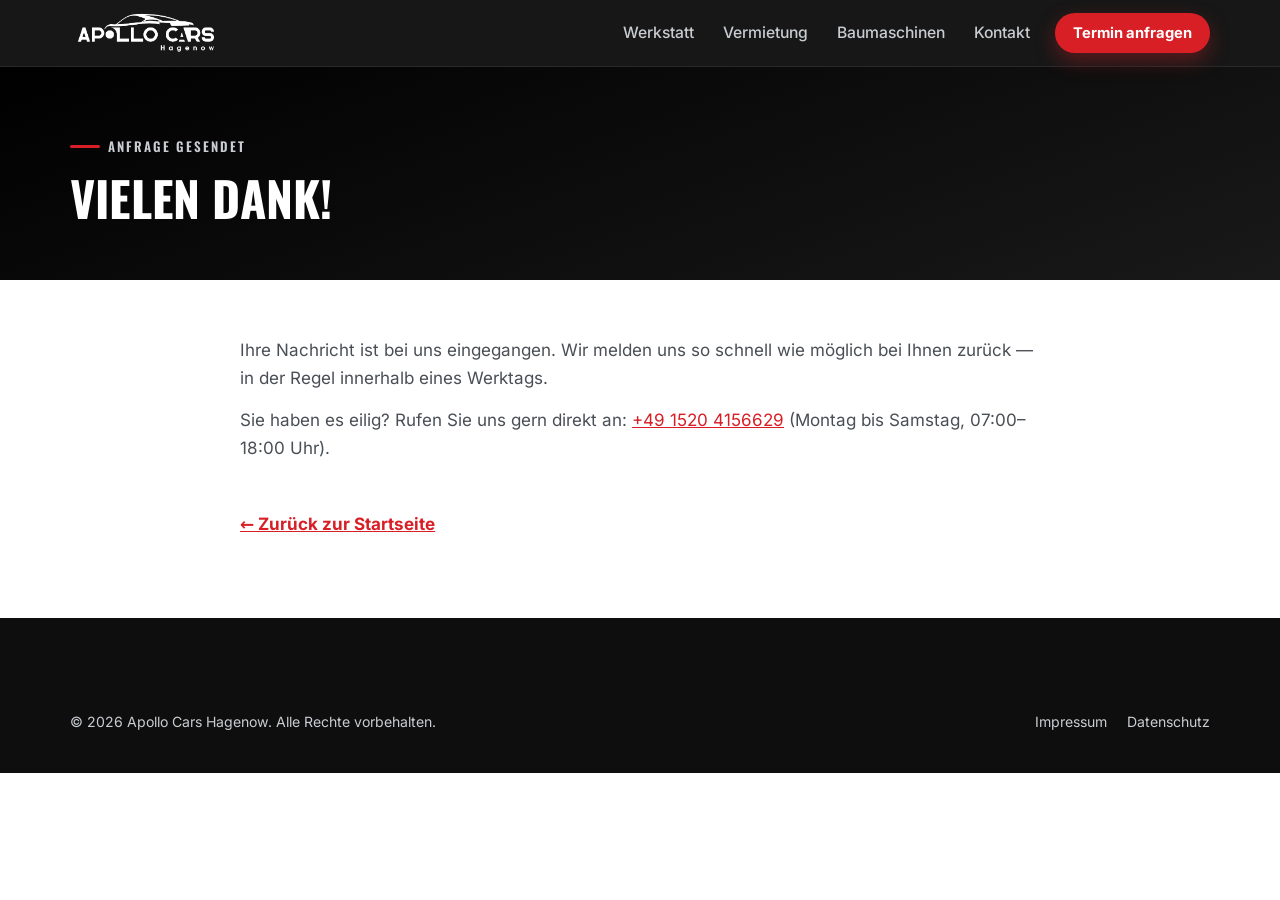
<file: Website/danke.html>
<!DOCTYPE html>
<html lang="de">
<head>
  <meta charset="UTF-8">
  <meta name="viewport" content="width=device-width, initial-scale=1">
  <title>Vielen Dank — Apollo Cars Hagenow</title>
  <meta name="description" content="Ihre Anfrage bei Apollo Cars Hagenow ist eingegangen. Wir melden uns zeitnah bei Ihnen zurück.">
  <meta name="robots" content="noindex, follow">
  <meta name="theme-color" content="#0E0E0E">
  <link rel="icon" type="image/png" href="assets/img/favicon.png">
  <link rel="apple-touch-icon" href="assets/img/apple-touch-icon.png">
  <link rel="stylesheet" href="assets/css/style.css">
</head>
<body>

<a class="sr-only" href="#inhalt">Zum Inhalt springen</a>

<header class="site-header">
  <div class="container header-inner">
    <a class="brand" href="index.html" aria-label="Apollo Cars Hagenow — Startseite">
      <img src="assets/img/logo-header.png" alt="Apollo Cars Hagenow" width="600" height="200">
    </a>
    <button class="nav-toggle" id="navToggle" aria-expanded="false" aria-controls="primaryNav" aria-label="Menü öffnen">
      <span></span><span></span><span></span>
    </button>
    <nav class="nav" id="primaryNav" aria-label="Hauptnavigation">
      <ul class="nav-list">
        <li><a class="nav-link" href="index.html#werkstatt">Werkstatt</a></li>
        <li><a class="nav-link" href="index.html#vermietung">Vermietung</a></li>
        <li><a class="nav-link" href="index.html#baumaschinen">Baumaschinen</a></li>
        <li><a class="nav-link" href="index.html#kontakt">Kontakt</a></li>
        <li><a class="btn btn--primary btn--sm nav-cta" href="tel:+4915204156629">Termin anfragen</a></li>
      </ul>
    </nav>
  </div>
</header>

<main id="inhalt">
  <section class="page-hero">
    <div class="container">
      <p class="kicker">Anfrage gesendet</p>
      <h1>Vielen Dank!</h1>
    </div>
  </section>

  <section class="legal">
    <div class="container">
      <p>Ihre Nachricht ist bei uns eingegangen. Wir melden uns so schnell wie möglich
        bei Ihnen zurück — in der Regel innerhalb eines Werktags.</p>
      <p>Sie haben es eilig? Rufen Sie uns gern direkt an:
        <a href="tel:+4915204156629">+49 1520 4156629</a> (Montag bis Samstag, 07:00–18:00 Uhr).</p>

      <a class="back-link" href="index.html">&larr; Zurück zur Startseite</a>
    </div>
  </section>
</main>

<footer class="footer">
  <div class="container">
    <div class="footer-bottom" style="margin-top:0;border-top:0">
      <p>&copy; <span id="year">2026</span> Apollo Cars Hagenow. Alle Rechte vorbehalten.</p>
      <nav aria-label="Rechtliches">
        <a href="impressum.html">Impressum</a>
        <a href="datenschutz.html">Datenschutz</a>
      </nav>
    </div>
  </div>
</footer>

<script src="assets/js/main.js"></script>
</body>
</html>
</file>
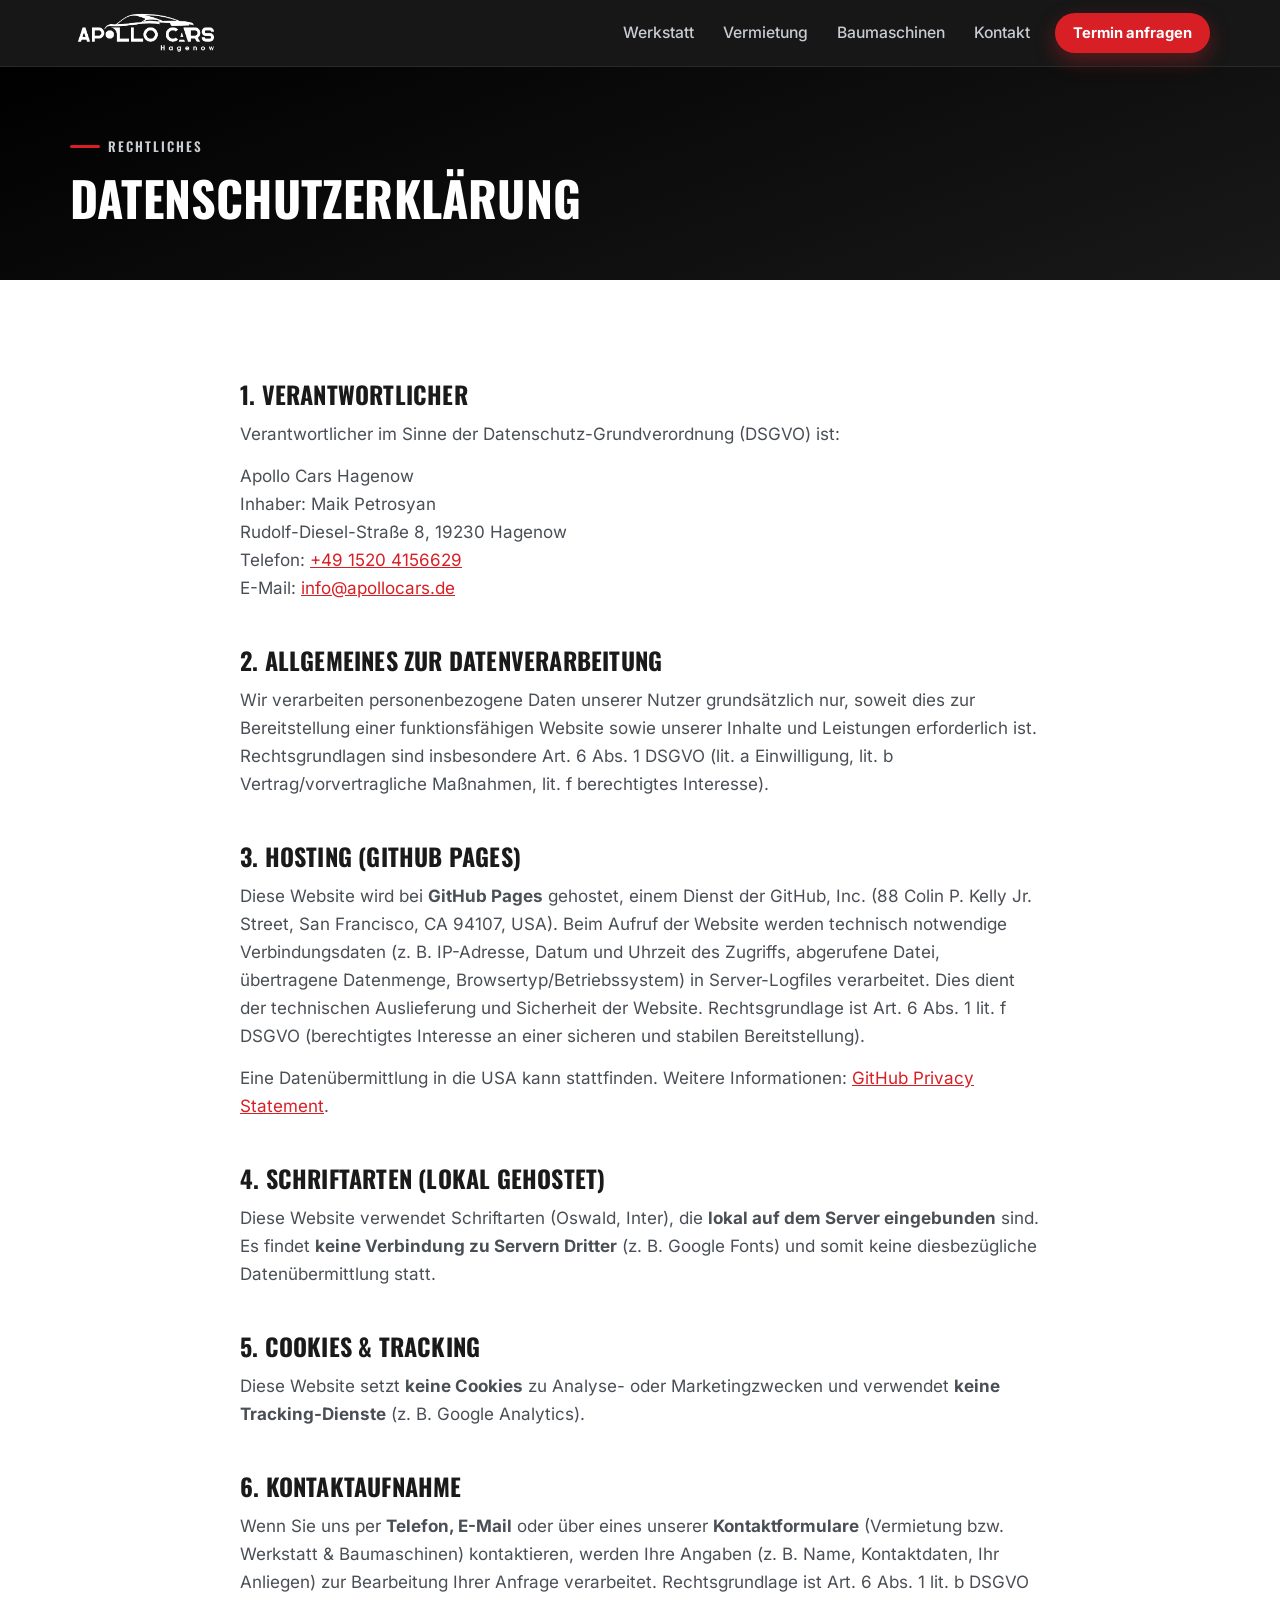
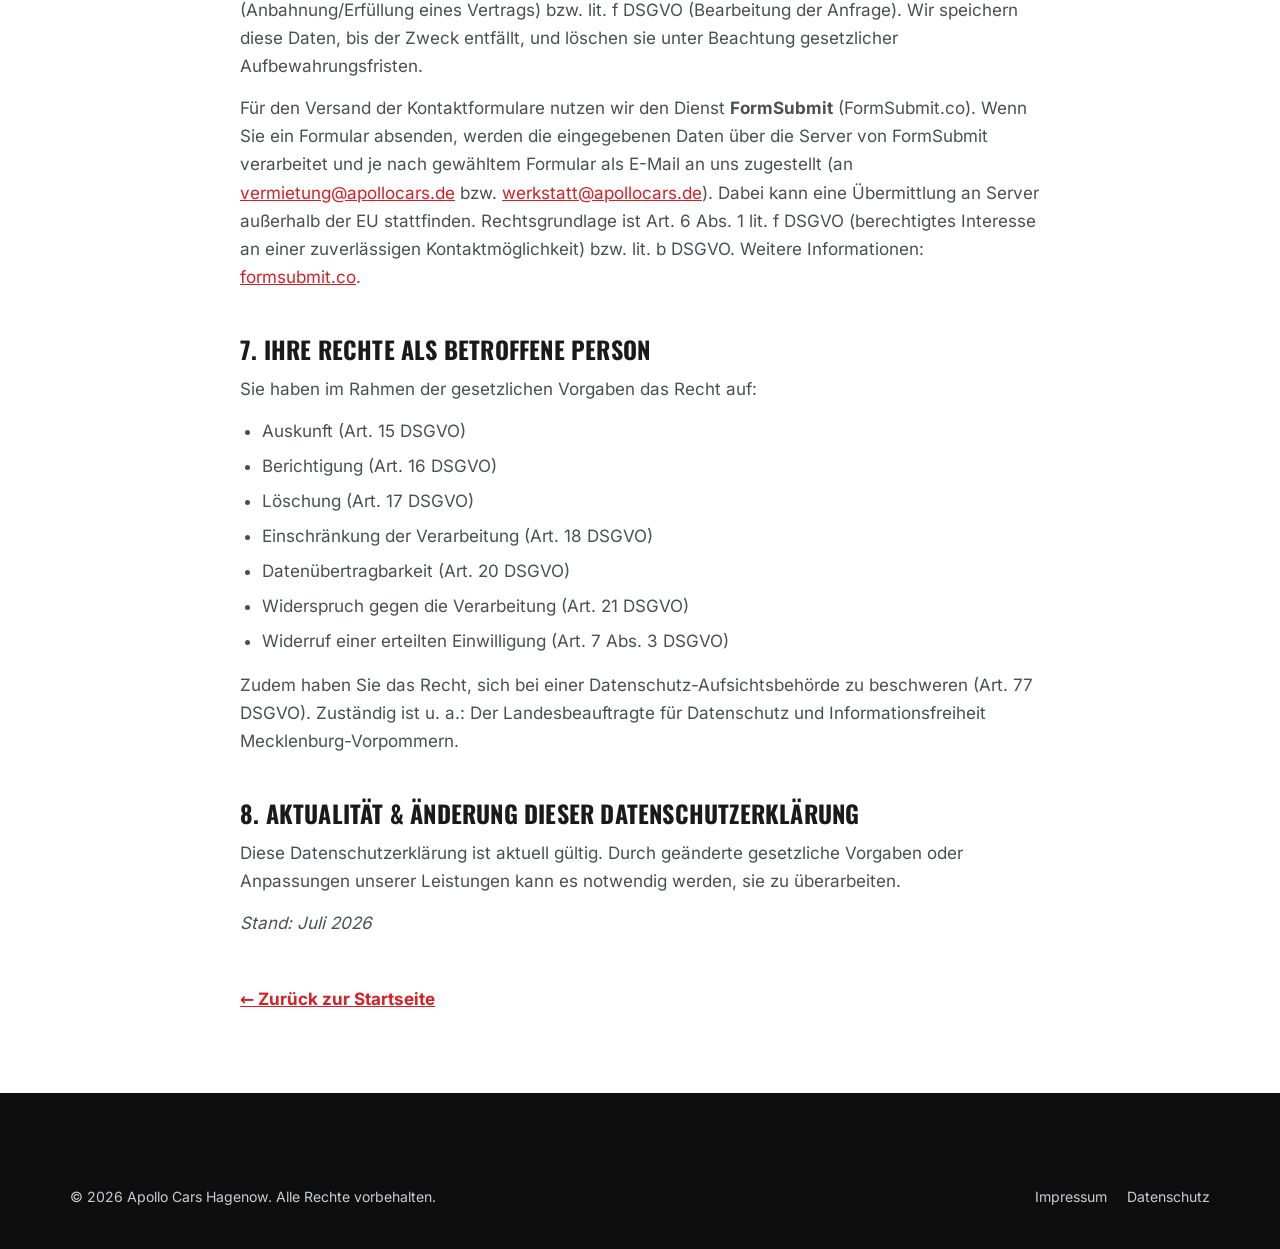
<file: Website/datenschutz.html>
<!DOCTYPE html>
<html lang="de">
<head>
  <meta charset="UTF-8">
  <meta name="viewport" content="width=device-width, initial-scale=1">
  <title>Datenschutzerklärung — Apollo Cars Hagenow</title>
  <meta name="description" content="Datenschutzerklärung von Apollo Cars Hagenow gemäß DSGVO.">
  <meta name="robots" content="noindex, follow">
  <meta name="theme-color" content="#0E0E0E">
  <link rel="icon" type="image/png" href="assets/img/favicon.png">
  <link rel="apple-touch-icon" href="assets/img/apple-touch-icon.png">
  <link rel="stylesheet" href="assets/css/style.css">
</head>
<body>

<a class="sr-only" href="#inhalt">Zum Inhalt springen</a>

<header class="site-header">
  <div class="container header-inner">
    <a class="brand" href="index.html" aria-label="Apollo Cars Hagenow — Startseite">
      <img src="assets/img/logo-header.png" alt="Apollo Cars Hagenow" width="600" height="200">
    </a>
    <button class="nav-toggle" id="navToggle" aria-expanded="false" aria-controls="primaryNav" aria-label="Menü öffnen">
      <span></span><span></span><span></span>
    </button>
    <nav class="nav" id="primaryNav" aria-label="Hauptnavigation">
      <ul class="nav-list">
        <li><a class="nav-link" href="index.html#werkstatt">Werkstatt</a></li>
        <li><a class="nav-link" href="index.html#vermietung">Vermietung</a></li>
        <li><a class="nav-link" href="index.html#baumaschinen">Baumaschinen</a></li>
        <li><a class="nav-link" href="index.html#kontakt">Kontakt</a></li>
        <li><a class="btn btn--primary btn--sm nav-cta" href="tel:+4915204156629">Termin anfragen</a></li>
      </ul>
    </nav>
  </div>
</header>

<main id="inhalt">
  <section class="page-hero">
    <div class="container">
      <p class="kicker">Rechtliches</p>
      <h1>Datenschutzerklärung</h1>
    </div>
  </section>

  <section class="legal">
    <div class="container">

      <h2>1. Verantwortlicher</h2>
      <p>Verantwortlicher im Sinne der Datenschutz-Grundverordnung (DSGVO) ist:</p>
      <p>
        Apollo Cars Hagenow<br>
        Inhaber: Maik Petrosyan<br>
        Rudolf-Diesel-Straße 8, 19230 Hagenow<br>
        Telefon: <a href="tel:+4915204156629">+49 1520 4156629</a><br>
        E-Mail: <a href="mailto:info@apollocars.de">info@apollocars.de</a>
      </p>

      <h2>2. Allgemeines zur Datenverarbeitung</h2>
      <p>Wir verarbeiten personenbezogene Daten unserer Nutzer grundsätzlich nur, soweit dies zur Bereitstellung einer funktionsfähigen Website sowie unserer Inhalte und Leistungen erforderlich ist. Rechtsgrundlagen sind insbesondere Art. 6 Abs. 1 DSGVO (lit. a Einwilligung, lit. b Vertrag/vorvertragliche Maßnahmen, lit. f berechtigtes Interesse).</p>

      <h2>3. Hosting (GitHub Pages)</h2>
      <p>Diese Website wird bei <strong>GitHub Pages</strong> gehostet, einem Dienst der GitHub, Inc. (88 Colin P. Kelly Jr. Street, San Francisco, CA 94107, USA). Beim Aufruf der Website werden technisch notwendige Verbindungsdaten (z. B. IP-Adresse, Datum und Uhrzeit des Zugriffs, abgerufene Datei, übertragene Datenmenge, Browsertyp/Betriebssystem) in Server-Logfiles verarbeitet. Dies dient der technischen Auslieferung und Sicherheit der Website. Rechtsgrundlage ist Art. 6 Abs. 1 lit. f DSGVO (berechtigtes Interesse an einer sicheren und stabilen Bereitstellung).</p>
      <p>Eine Datenübermittlung in die USA kann stattfinden. Weitere Informationen: <a href="https://docs.github.com/site-policy/privacy-policies/github-privacy-statement" target="_blank" rel="noopener">GitHub Privacy Statement</a>.</p>

      <h2>4. Schriftarten (lokal gehostet)</h2>
      <p>Diese Website verwendet Schriftarten (Oswald, Inter), die <strong>lokal auf dem Server eingebunden</strong> sind. Es findet <strong>keine Verbindung zu Servern Dritter</strong> (z. B. Google Fonts) und somit keine diesbezügliche Datenübermittlung statt.</p>

      <h2>5. Cookies &amp; Tracking</h2>
      <p>Diese Website setzt <strong>keine Cookies</strong> zu Analyse- oder Marketingzwecken und verwendet <strong>keine Tracking-Dienste</strong> (z. B. Google Analytics).</p>

      <h2>6. Kontaktaufnahme</h2>
      <p>Wenn Sie uns per <strong>Telefon, E-Mail</strong> oder über eines unserer <strong>Kontaktformulare</strong> (Vermietung bzw. Werkstatt &amp; Baumaschinen) kontaktieren, werden Ihre Angaben (z. B. Name, Kontaktdaten, Ihr Anliegen) zur Bearbeitung Ihrer Anfrage verarbeitet. Rechtsgrundlage ist Art. 6 Abs. 1 lit. b DSGVO (Anbahnung/Erfüllung eines Vertrags) bzw. lit. f DSGVO (Bearbeitung der Anfrage). Wir speichern diese Daten, bis der Zweck entfällt, und löschen sie unter Beachtung gesetzlicher Aufbewahrungsfristen.</p>
      <p>Für den Versand der Kontaktformulare nutzen wir den Dienst <strong>FormSubmit</strong> (FormSubmit.co). Wenn Sie ein Formular absenden, werden die eingegebenen Daten über die Server von FormSubmit verarbeitet und je nach gewähltem Formular als E-Mail an uns zugestellt (an <a href="mailto:vermietung@apollocars.de">vermietung@apollocars.de</a> bzw. <a href="mailto:werkstatt@apollocars.de">werkstatt@apollocars.de</a>). Dabei kann eine Übermittlung an Server außerhalb der EU stattfinden. Rechtsgrundlage ist Art. 6 Abs. 1 lit. f DSGVO (berechtigtes Interesse an einer zuverlässigen Kontaktmöglichkeit) bzw. lit. b DSGVO. Weitere Informationen: <a href="https://formsubmit.co" target="_blank" rel="noopener">formsubmit.co</a>.</p>

      <h2>7. Ihre Rechte als betroffene Person</h2>
      <p>Sie haben im Rahmen der gesetzlichen Vorgaben das Recht auf:</p>
      <ul>
        <li>Auskunft (Art. 15 DSGVO)</li>
        <li>Berichtigung (Art. 16 DSGVO)</li>
        <li>Löschung (Art. 17 DSGVO)</li>
        <li>Einschränkung der Verarbeitung (Art. 18 DSGVO)</li>
        <li>Datenübertragbarkeit (Art. 20 DSGVO)</li>
        <li>Widerspruch gegen die Verarbeitung (Art. 21 DSGVO)</li>
        <li>Widerruf einer erteilten Einwilligung (Art. 7 Abs. 3 DSGVO)</li>
      </ul>
      <p>Zudem haben Sie das Recht, sich bei einer Datenschutz-Aufsichtsbehörde zu beschweren (Art. 77 DSGVO). Zuständig ist u. a.: Der Landesbeauftragte für Datenschutz und Informationsfreiheit Mecklenburg-Vorpommern.</p>

      <h2>8. Aktualität &amp; Änderung dieser Datenschutzerklärung</h2>
      <p>Diese Datenschutzerklärung ist aktuell gültig. Durch geänderte gesetzliche Vorgaben oder Anpassungen unserer Leistungen kann es notwendig werden, sie zu überarbeiten.</p>
      <p><em>Stand: Juli 2026</em></p>

      <a class="back-link" href="index.html">&larr; Zurück zur Startseite</a>
    </div>
  </section>
</main>

<footer class="footer">
  <div class="container">
    <div class="footer-bottom" style="margin-top:0;border-top:0">
      <p>&copy; <span id="year">2026</span> Apollo Cars Hagenow. Alle Rechte vorbehalten.</p>
      <nav aria-label="Rechtliches">
        <a href="impressum.html">Impressum</a>
        <a href="datenschutz.html">Datenschutz</a>
      </nav>
    </div>
  </div>
</footer>

<script src="assets/js/main.js"></script>
</body>
</html>
</file>
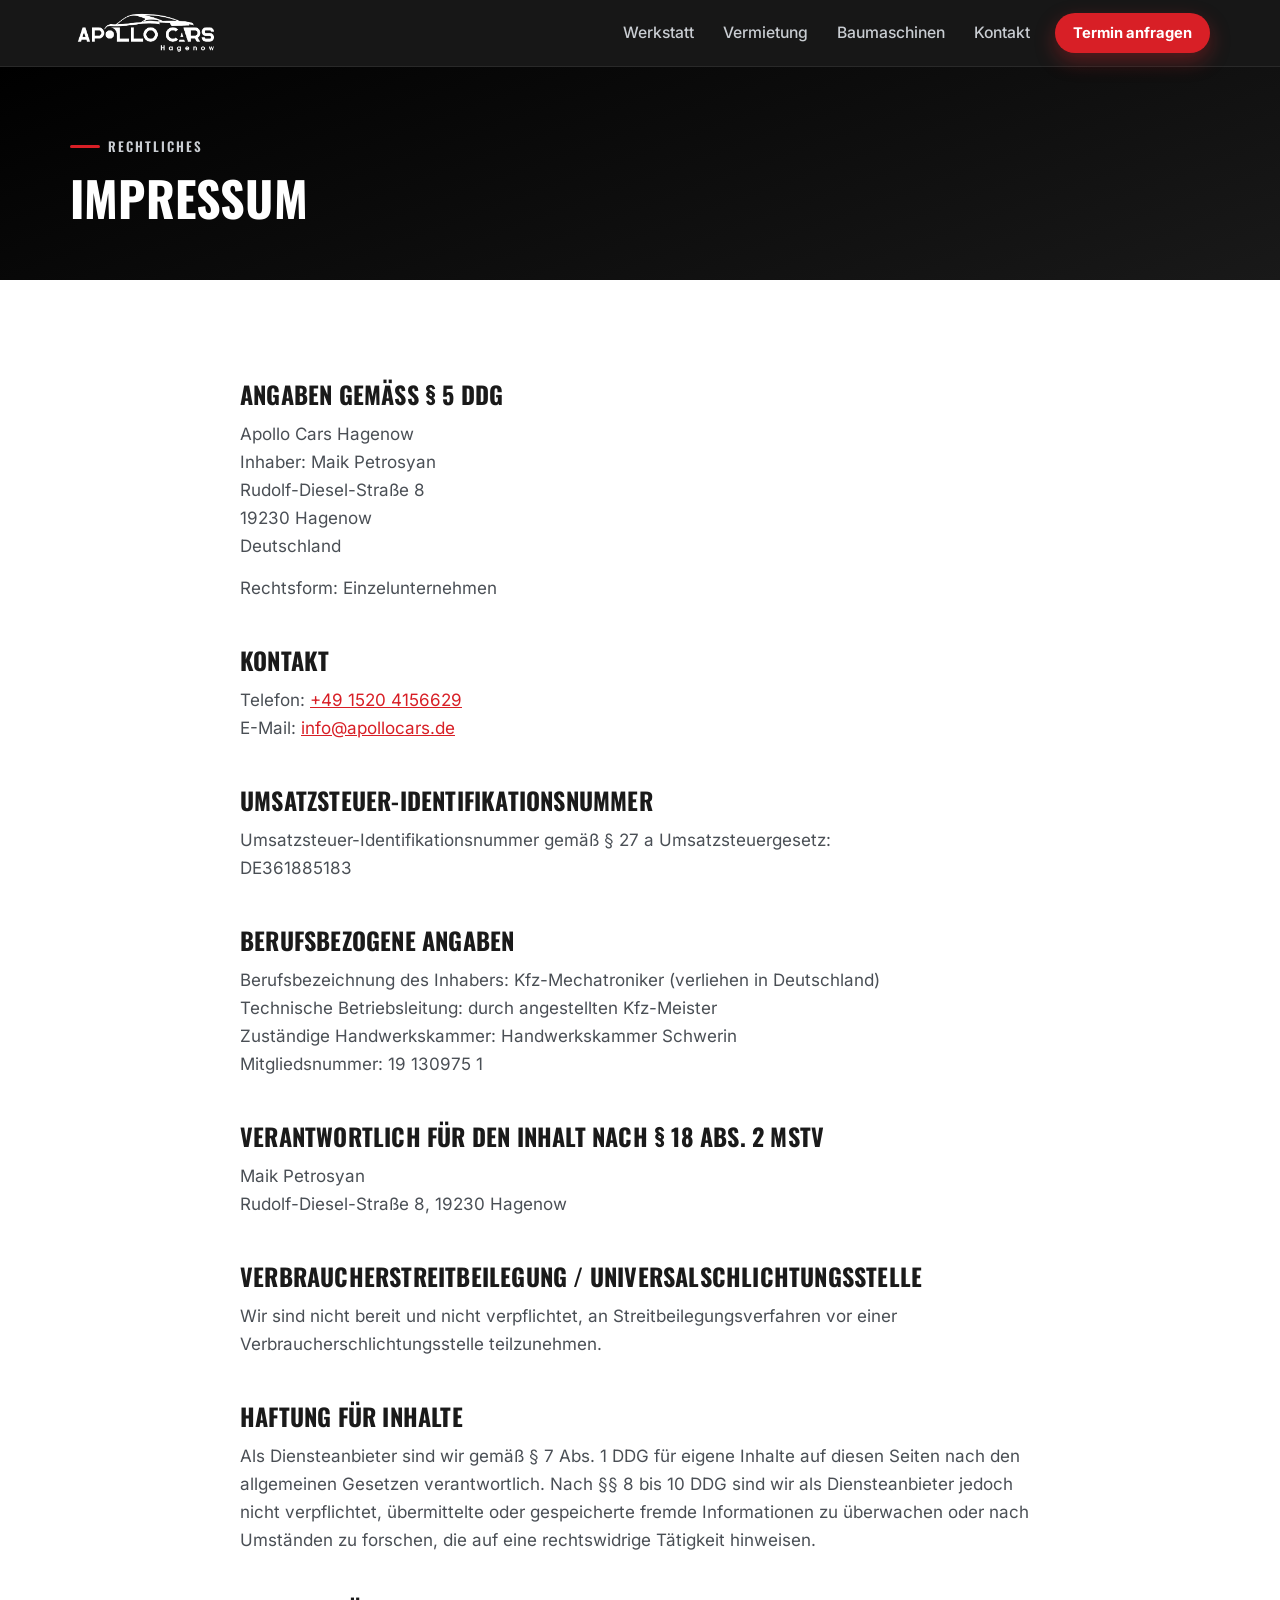
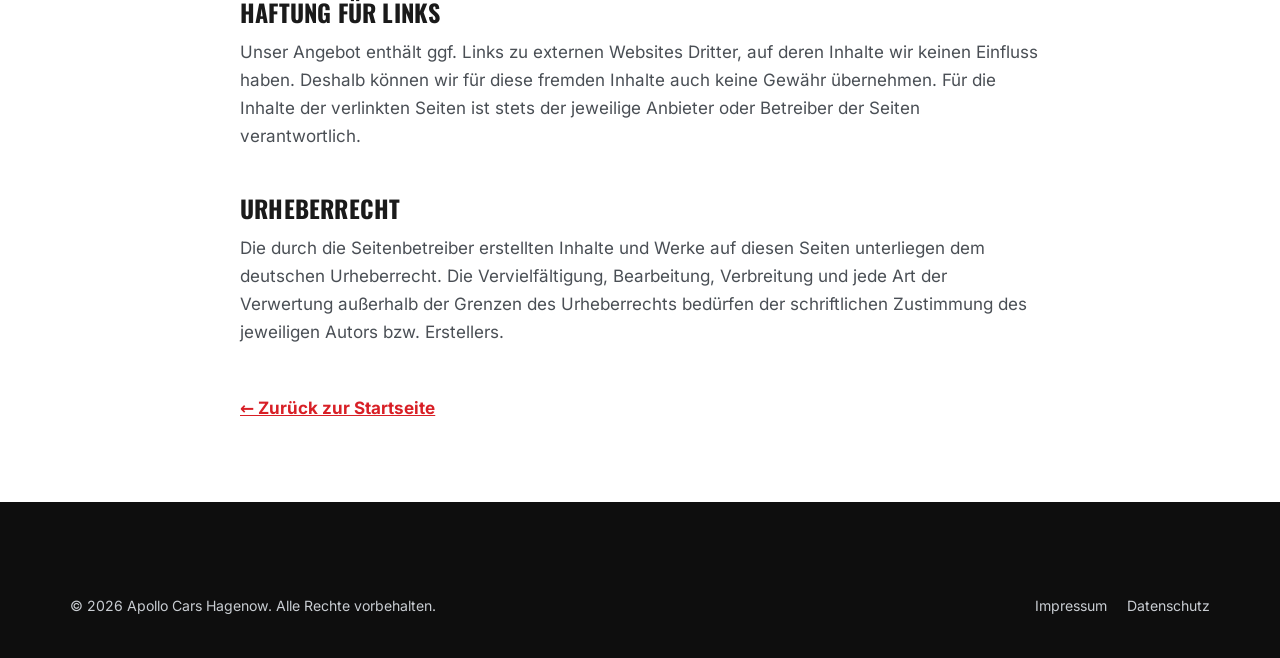
<file: Website/impressum.html>
<!DOCTYPE html>
<html lang="de">
<head>
  <meta charset="UTF-8">
  <meta name="viewport" content="width=device-width, initial-scale=1">
  <title>Impressum — Apollo Cars Hagenow</title>
  <meta name="description" content="Impressum von Apollo Cars Hagenow — Anbieterkennzeichnung gemäß § 5 DDG.">
  <meta name="robots" content="noindex, follow">
  <meta name="theme-color" content="#0E0E0E">
  <link rel="icon" type="image/png" href="assets/img/favicon.png">
  <link rel="apple-touch-icon" href="assets/img/apple-touch-icon.png">
  <link rel="stylesheet" href="assets/css/style.css">
</head>
<body>

<a class="sr-only" href="#inhalt">Zum Inhalt springen</a>

<header class="site-header">
  <div class="container header-inner">
    <a class="brand" href="index.html" aria-label="Apollo Cars Hagenow — Startseite">
      <img src="assets/img/logo-header.png" alt="Apollo Cars Hagenow" width="600" height="200">
    </a>
    <button class="nav-toggle" id="navToggle" aria-expanded="false" aria-controls="primaryNav" aria-label="Menü öffnen">
      <span></span><span></span><span></span>
    </button>
    <nav class="nav" id="primaryNav" aria-label="Hauptnavigation">
      <ul class="nav-list">
        <li><a class="nav-link" href="index.html#werkstatt">Werkstatt</a></li>
        <li><a class="nav-link" href="index.html#vermietung">Vermietung</a></li>
        <li><a class="nav-link" href="index.html#baumaschinen">Baumaschinen</a></li>
        <li><a class="nav-link" href="index.html#kontakt">Kontakt</a></li>
        <li><a class="btn btn--primary btn--sm nav-cta" href="tel:+4915204156629">Termin anfragen</a></li>
      </ul>
    </nav>
  </div>
</header>

<main id="inhalt">
  <section class="page-hero">
    <div class="container">
      <p class="kicker">Rechtliches</p>
      <h1>Impressum</h1>
    </div>
  </section>

  <section class="legal">
    <div class="container">

      <h2>Angaben gemäß § 5 DDG</h2>
      <p>
        Apollo Cars Hagenow<br>
        Inhaber: Maik Petrosyan<br>
        Rudolf-Diesel-Straße 8<br>
        19230 Hagenow<br>
        Deutschland
      </p>
      <p>Rechtsform: Einzelunternehmen</p>

      <h2>Kontakt</h2>
      <p>
        Telefon: <a href="tel:+4915204156629">+49 1520 4156629</a><br>
        E-Mail: <a href="mailto:info@apollocars.de">info@apollocars.de</a>
      </p>

      <h2>Umsatzsteuer-Identifikationsnummer</h2>
      <p>Umsatzsteuer-Identifikationsnummer gemäß § 27 a Umsatzsteuergesetz:<br>
        DE361885183</p>

      <h2>Berufsbezogene Angaben</h2>
      <p>
        Berufsbezeichnung des Inhabers: Kfz-Mechatroniker (verliehen in Deutschland)<br>
        Technische Betriebsleitung: durch angestellten Kfz-Meister<br>
        Zuständige Handwerkskammer: Handwerkskammer Schwerin<br>
        Mitgliedsnummer: 19 130975 1
      </p>

      <h2>Verantwortlich für den Inhalt nach § 18 Abs. 2 MStV</h2>
      <p>
        Maik Petrosyan<br>
        Rudolf-Diesel-Straße 8, 19230 Hagenow
      </p>

      <h2>Verbraucherstreitbeilegung / Universalschlichtungsstelle</h2>
      <p>Wir sind nicht bereit und nicht verpflichtet, an Streitbeilegungsverfahren vor einer Verbraucherschlichtungsstelle teilzunehmen.</p>

      <h2>Haftung für Inhalte</h2>
      <p>Als Diensteanbieter sind wir gemäß § 7 Abs. 1 DDG für eigene Inhalte auf diesen Seiten nach den allgemeinen Gesetzen verantwortlich. Nach §§ 8 bis 10 DDG sind wir als Diensteanbieter jedoch nicht verpflichtet, übermittelte oder gespeicherte fremde Informationen zu überwachen oder nach Umständen zu forschen, die auf eine rechtswidrige Tätigkeit hinweisen.</p>

      <h2>Haftung für Links</h2>
      <p>Unser Angebot enthält ggf. Links zu externen Websites Dritter, auf deren Inhalte wir keinen Einfluss haben. Deshalb können wir für diese fremden Inhalte auch keine Gewähr übernehmen. Für die Inhalte der verlinkten Seiten ist stets der jeweilige Anbieter oder Betreiber der Seiten verantwortlich.</p>

      <h2>Urheberrecht</h2>
      <p>Die durch die Seitenbetreiber erstellten Inhalte und Werke auf diesen Seiten unterliegen dem deutschen Urheberrecht. Die Vervielfältigung, Bearbeitung, Verbreitung und jede Art der Verwertung außerhalb der Grenzen des Urheberrechts bedürfen der schriftlichen Zustimmung des jeweiligen Autors bzw. Erstellers.</p>

      <a class="back-link" href="index.html">&larr; Zurück zur Startseite</a>
    </div>
  </section>
</main>

<footer class="footer">
  <div class="container">
    <div class="footer-bottom" style="margin-top:0;border-top:0">
      <p>&copy; <span id="year">2026</span> Apollo Cars Hagenow. Alle Rechte vorbehalten.</p>
      <nav aria-label="Rechtliches">
        <a href="impressum.html">Impressum</a>
        <a href="datenschutz.html">Datenschutz</a>
      </nav>
    </div>
  </div>
</footer>

<script src="assets/js/main.js"></script>
</body>
</html>
</file>
<file: Website/assets/css/style.css>
/* =========================================================================
   Apollo Cars Hagenow — Stylesheet
   Mobile-first. Farben & Typografie aus dem Logo abgeleitet.
   Breakpoints: 600 / 900 / 1200 px
   ========================================================================= */

/* ---------- Schriften (self-hosted, DSGVO-konform) ---------- */
@font-face{
  font-family:"Oswald"; font-style:normal; font-weight:600; font-display:swap;
  src:url("../fonts/oswald-600.woff2") format("woff2");
}
@font-face{
  font-family:"Oswald"; font-style:normal; font-weight:700; font-display:swap;
  src:url("../fonts/oswald-700.woff2") format("woff2");
}
@font-face{
  font-family:"Inter"; font-style:normal; font-weight:400; font-display:swap;
  src:url("../fonts/inter-400.woff2") format("woff2");
}
@font-face{
  font-family:"Inter"; font-style:normal; font-weight:500; font-display:swap;
  src:url("../fonts/inter-500.woff2") format("woff2");
}
@font-face{
  font-family:"Inter"; font-style:normal; font-weight:700; font-display:swap;
  src:url("../fonts/inter-700.woff2") format("woff2");
}

/* ---------- Design-Tokens ---------- */
:root{
  --red:#D81F26;
  --red-bright:#ED1C24;
  --red-dark:#A8151B;
  --black:#0E0E0E;
  --anthracite:#1A1A1A;
  --anthracite-2:#222428;
  --white:#FFFFFF;
  --silver:#C9CDD2;
  --silver-dim:#9AA0A6;
  --light:#F4F5F6;
  --light-2:#ECEEF0;
  --ink:#1A1A1A;
  --ink-soft:#4A4F55;
  --line:#E0E3E6;

  --font-head:"Oswald","Arial Narrow",system-ui,sans-serif;
  --font-body:"Inter",system-ui,-apple-system,"Segoe UI",Roboto,Helvetica,Arial,sans-serif;

  --container:1180px;
  --radius:14px;
  --radius-sm:10px;
  --shadow:0 10px 30px rgba(14,14,14,.10);
  --shadow-lg:0 18px 50px rgba(14,14,14,.18);
  --header-h:66px;
  --ease:cubic-bezier(.22,.61,.36,1);
}

/* ---------- Reset / Basis ---------- */
*,*::before,*::after{box-sizing:border-box}
html{scroll-behavior:smooth; -webkit-text-size-adjust:100%}
@media (prefers-reduced-motion:reduce){
  html{scroll-behavior:auto}
  *,*::before,*::after{animation-duration:.001ms !important; transition-duration:.001ms !important}
}
body{
  margin:0;
  font-family:var(--font-body);
  font-size:1.0625rem; line-height:1.65;
  color:var(--ink); background:var(--white);
  -webkit-font-smoothing:antialiased; text-rendering:optimizeLegibility;
}
img{max-width:100%; height:auto; display:block}
a{color:inherit}
ul{margin:0; padding:0; list-style:none}
h1,h2,h3,h4{font-family:var(--font-head); font-weight:700; line-height:1.08; margin:0; letter-spacing:.2px}

/* Sprungziel-Offset wegen Sticky-Header */
section[id], [id].anchor{scroll-margin-top:calc(var(--header-h) + 12px)}

/* Sichtbarer Fokus (Tastatur) */
:focus-visible{outline:3px solid var(--red); outline-offset:3px; border-radius:4px}

.sr-only{
  position:absolute; width:1px; height:1px; padding:0; margin:-1px;
  overflow:hidden; clip:rect(0 0 0 0); white-space:nowrap; border:0;
}

.container{width:100%; max-width:var(--container); margin-inline:auto; padding-inline:20px}

/* =========================================================================
   Buttons
   ========================================================================= */
.btn{
  --btn-fg:#fff;
  display:inline-flex; align-items:center; justify-content:center; gap:.5em;
  font-family:var(--font-body); font-weight:700; font-size:1rem; line-height:1;
  padding:.85em 1.4em; border-radius:999px; border:2px solid transparent;
  text-decoration:none; cursor:pointer; white-space:nowrap;
  transition:transform .15s var(--ease), background-color .2s, box-shadow .2s, border-color .2s, color .2s;
}
.btn:hover{transform:translateY(-2px)}
.btn:active{transform:translateY(0)}
.btn--primary{background:var(--red); color:#fff; box-shadow:0 8px 20px rgba(216,31,38,.35)}
.btn--primary:hover{background:var(--red-bright)}
.btn--outline{background:transparent; color:#fff; border-color:rgba(255,255,255,.55)}
.btn--outline:hover{border-color:#fff; background:rgba(255,255,255,.08)}
.btn--dark{background:var(--ink); color:#fff}
.btn--dark:hover{background:#000}
.btn--ghost{background:transparent; color:var(--red); border-color:var(--red)}
.btn--ghost:hover{background:var(--red); color:#fff}
.btn--block{display:flex; width:100%}
.btn--sm{font-size:.92rem; padding:.7em 1.1em}

/* =========================================================================
   Header / Navigation
   ========================================================================= */
.site-header{
  position:sticky; top:0; z-index:50;
  background:rgba(14,14,14,.96);
  backdrop-filter:saturate(140%) blur(8px);
  border-bottom:1px solid rgba(255,255,255,.08);
}
.header-inner{
  display:flex; align-items:center; justify-content:space-between; gap:16px;
  min-height:var(--header-h);
}
.brand{display:inline-flex; align-items:center; text-decoration:none; padding:6px 0}
.brand img{height:46px; width:auto}
@media(min-width:600px){.brand img{height:52px}}

.nav{display:flex; align-items:center}
.nav-list{display:flex; align-items:center; gap:4px}
.nav-link{
  display:inline-block; text-decoration:none; color:var(--silver);
  font-weight:500; font-size:.98rem; padding:.55em .8em; border-radius:8px;
  transition:color .2s, background-color .2s; position:relative;
}
.nav-link:hover,.nav-link:focus-visible{color:#fff; background:rgba(255,255,255,.06)}
.nav-link.is-active{color:#fff}
.nav-link.is-active::after{
  content:""; position:absolute; left:.8em; right:.8em; bottom:.28em; height:2px; background:var(--red); border-radius:2px;
}
.nav-cta{margin-left:8px}

/* Burger */
.nav-toggle{
  display:inline-flex; flex-direction:column; justify-content:center; gap:5px;
  width:46px; height:42px; padding:9px 10px; border:0; border-radius:10px;
  background:transparent; cursor:pointer;
}
.nav-toggle:hover{background:rgba(255,255,255,.08)}
.nav-toggle span{display:block; height:2.5px; width:100%; background:#fff; border-radius:2px; transition:transform .25s var(--ease), opacity .2s}
.nav-toggle[aria-expanded="true"] span:nth-child(1){transform:translateY(7.5px) rotate(45deg)}
.nav-toggle[aria-expanded="true"] span:nth-child(2){opacity:0}
.nav-toggle[aria-expanded="true"] span:nth-child(3){transform:translateY(-7.5px) rotate(-45deg)}

/* Mobile-Navigation: Standard = Burger sichtbar, Menü als Drawer */
@media(max-width:899px){
  .nav{
    position:fixed; inset:var(--header-h) 0 auto 0;
    background:var(--black); border-bottom:1px solid rgba(255,255,255,.1);
    transform:translateY(-130%); transition:transform .3s var(--ease);
    box-shadow:0 20px 40px rgba(0,0,0,.5);
  }
  .nav.is-open{transform:translateY(0)}
  .nav-list{flex-direction:column; align-items:stretch; gap:2px; padding:14px 20px 22px}
  .nav-link{font-size:1.1rem; padding:.8em .6em}
  .nav-link.is-active::after{display:none}
  .nav-link.is-active{background:rgba(216,31,38,.16)}
  .nav-cta{margin:10px 0 0}
}
@media(min-width:900px){
  .nav-toggle{display:none}
  .nav{position:static; transform:none}
}

/* =========================================================================
   Sektionen — Grundlayout
   ========================================================================= */
.section{padding:64px 0}
@media(min-width:900px){.section{padding:92px 0}}
.section--light{background:var(--light)}
.section--white{background:var(--white)}
.section--alt{background:linear-gradient(180deg,var(--light) 0%,var(--light-2) 100%)}
.section--dark{background:var(--black); color:#fff}
.section--dark p{color:var(--silver)}

.section-head{max-width:760px; margin-bottom:38px}
.section-head.center{margin-inline:auto; text-align:center}
.kicker{
  display:inline-flex; align-items:center; gap:.6em;
  font-family:var(--font-head); font-weight:600; text-transform:uppercase;
  letter-spacing:2px; font-size:.82rem; color:var(--red); margin-bottom:14px;
}
.kicker::before{content:""; width:30px; height:3px; background:var(--red); border-radius:2px}
.section-head.center .kicker::after{content:""; width:30px; height:3px; background:var(--red); border-radius:2px}
.section-title{font-size:clamp(1.9rem,5vw,2.7rem); text-transform:uppercase}
.section--dark .section-title{color:#fff}
.section-intro{margin-top:16px; font-size:1.08rem; color:var(--ink-soft)}
.section--dark .section-intro{color:var(--silver)}

/* =========================================================================
   Hero
   ========================================================================= */
.hero{
  position:relative; color:#fff; overflow:hidden;
  background:
    radial-gradient(120% 90% at 85% -10%, rgba(237,28,36,.55) 0%, rgba(216,31,38,.0) 45%),
    linear-gradient(160deg,#000 0%,#161616 55%,#0b0b0b 100%);
}
/* dezentes Speed-/Carbon-Linienmuster */
.hero::before{
  content:""; position:absolute; inset:0; pointer-events:none; opacity:.5;
  background:
    repeating-linear-gradient(115deg, rgba(255,255,255,.025) 0 2px, transparent 2px 22px);
  mask-image:linear-gradient(90deg, transparent, #000 30%);
}
.hero::after{
  content:""; position:absolute; right:-10%; bottom:-40%; width:70%; height:120%;
  background:radial-gradient(circle at center, rgba(216,31,38,.28), transparent 60%);
  pointer-events:none;
}
.hero-inner{position:relative; z-index:1; padding:64px 0 72px; max-width:820px}
@media(min-width:900px){.hero-inner{padding:96px 0 110px}}
.hero-kicker{
  display:inline-flex; align-items:center; gap:.6em; flex-wrap:wrap;
  font-family:var(--font-head); font-weight:600; text-transform:uppercase;
  letter-spacing:2px; font-size:.8rem; color:var(--silver); margin-bottom:18px;
}
.hero-kicker b{color:#fff; font-weight:600}
.hero-kicker .dot{width:6px; height:6px; border-radius:50%; background:var(--red)}
.hero h1{
  font-size:clamp(2.2rem,7vw,4rem); text-transform:uppercase; letter-spacing:.5px;
}
.hero h1 .accent{color:var(--red-bright)}
.hero-sub{margin:20px 0 0; font-size:clamp(1.05rem,2.4vw,1.3rem); color:var(--silver); max-width:620px}
.hero-actions{display:flex; flex-wrap:wrap; gap:14px; margin-top:32px}
@media(max-width:430px){.hero-actions .btn{flex:1 1 100%}}
.hero-strip{
  display:flex; flex-wrap:wrap; gap:10px 26px; margin-top:40px;
  padding-top:24px; border-top:1px solid rgba(255,255,255,.12);
}
.hero-strip li{display:flex; align-items:center; gap:.55em; color:var(--silver); font-size:.97rem; font-weight:500}
.hero-strip svg{flex:0 0 auto; color:var(--red-bright)}

/* =========================================================================
   Karten-Raster (Leistungen)
   ========================================================================= */
.grid{display:grid; gap:18px}
.grid--services{grid-template-columns:1fr}
@media(min-width:600px){.grid--services{grid-template-columns:repeat(2,1fr)}}
@media(min-width:900px){.grid--services{grid-template-columns:repeat(3,1fr); gap:22px}}
@media(min-width:1200px){.grid--services{grid-template-columns:repeat(4,1fr)}}

.card{
  background:#fff; border:1px solid var(--line); border-radius:var(--radius);
  padding:26px 24px; position:relative; overflow:hidden;
  transition:transform .2s var(--ease), box-shadow .2s, border-color .2s;
}
.card::before{
  content:""; position:absolute; left:0; top:0; height:4px; width:100%;
  background:linear-gradient(90deg,var(--red),var(--red-dark)); transform:scaleX(0); transform-origin:left;
  transition:transform .3s var(--ease);
}
.card:hover{transform:translateY(-5px); box-shadow:var(--shadow-lg); border-color:transparent}
.card:hover::before{transform:scaleX(1)}
.card-icon{
  width:52px; height:52px; border-radius:12px; display:grid; place-items:center;
  background:linear-gradient(160deg,#fff0f0,#ffe2e3); color:var(--red); margin-bottom:16px;
}
.card-icon svg{width:26px; height:26px}
.card-title{font-size:1.22rem; text-transform:uppercase; margin-bottom:8px; letter-spacing:.4px}
.card-text{margin:0; color:var(--ink-soft); font-size:.99rem}

/* dunkle Karten (für dunkle Sektionen) */
.section--dark .card{background:var(--anthracite); border-color:rgba(255,255,255,.09)}
.section--dark .card-title{color:#fff}
.section--dark .card-text{color:var(--silver)}
.section--dark .card-icon{background:rgba(216,31,38,.16); color:var(--red-bright)}
.section--dark .card:hover{box-shadow:0 18px 50px rgba(0,0,0,.5)}

/* =========================================================================
   "Warum wir?" — Vertrauens-Argumente
   ========================================================================= */
.feature-grid{display:grid; gap:16px; grid-template-columns:1fr}
@media(min-width:600px){.feature-grid{grid-template-columns:repeat(2,1fr)}}
@media(min-width:1200px){.feature-grid{grid-template-columns:repeat(4,1fr)}}
.feature{
  background:#fff; border-radius:var(--radius); padding:24px 22px;
  border:1px solid var(--line); border-left:4px solid var(--red);
}
.feature h3{font-size:1.12rem; text-transform:uppercase; margin-bottom:6px; display:flex; align-items:center; gap:.5em}
.feature h3 svg{color:var(--red); width:22px; height:22px}
.feature p{margin:0; color:var(--ink-soft); font-size:.97rem}

.subhead{
  font-family:var(--font-head); font-weight:700; text-transform:uppercase;
  font-size:clamp(1.4rem,3.5vw,1.9rem); margin:56px 0 24px; letter-spacing:.5px;
}

/* =========================================================================
   Bild-Platzhalter (zum späteren Befüllen)
   ========================================================================= */
.placeholder{
  position:relative; aspect-ratio:4/3; width:100%;
  display:grid; place-items:center; text-align:center;
  background:
    repeating-linear-gradient(45deg, rgba(14,14,14,.045) 0 12px, rgba(14,14,14,.0) 12px 24px),
    var(--light-2);
  color:var(--ink-soft); border-bottom:1px solid var(--line);
}
.placeholder .ph-inner{display:grid; gap:8px; justify-items:center; padding:14px}
.placeholder svg{width:38px; height:38px; opacity:.55}
.placeholder b{font-family:var(--font-head); font-weight:600; text-transform:uppercase; letter-spacing:1.5px; font-size:.82rem}
.placeholder small{font-size:.78rem; opacity:.8}
.section--dark .placeholder{
  background:
    repeating-linear-gradient(45deg, rgba(255,255,255,.04) 0 12px, rgba(255,255,255,0) 12px 24px),
    var(--anthracite-2);
  color:var(--silver); border-bottom-color:rgba(255,255,255,.08);
}

/* =========================================================================
   Vermietung — Fahrzeug-Karten
   ========================================================================= */
.rent-video{max-width:960px; margin:0 auto 34px}
.rent-video__player{
  width:100%; aspect-ratio:16/9; display:block; background:#000;
  border-radius:var(--radius); box-shadow:var(--shadow-lg); object-fit:cover;
}
.rent-video__cap{text-align:center; color:var(--ink-soft); font-size:.92rem; margin:12px 0 0}

/* 2027 Preview-Banner (VLE) — Doppelbild unter dem Werbevideo */
.rent-preview{
  max-width:1100px; margin:0 auto 40px;
  background:#fff; border:1px solid rgba(216,31,38,.35);
  border-radius:var(--radius); overflow:hidden;
  box-shadow:var(--shadow);
}
.rent-preview__media{
  display:grid; gap:0; grid-template-columns:1fr;
}
@media(min-width:600px){
  .rent-preview__media{grid-template-columns:1fr 1fr}
}
.rent-preview__shot{
  margin:0; position:relative; aspect-ratio:16/10;
  overflow:hidden; background:var(--anthracite);
}
.rent-preview__shot img{
  width:100%; height:100%; object-fit:cover; object-position:center; display:block;
  transition:transform .45s var(--ease);
}
.rent-preview:hover .rent-preview__shot img{transform:scale(1.03)}
@media (prefers-reduced-motion:reduce){
  .rent-preview:hover .rent-preview__shot img{transform:none}
}
.rent-preview__shot figcaption{
  position:absolute; left:12px; bottom:12px; z-index:2;
  margin:0; padding:.35em .75em; border-radius:999px;
  background:rgba(14,14,14,.78); color:#fff;
  font-size:.72rem; font-weight:700; letter-spacing:.4px; text-transform:uppercase;
}
.rent-preview__body{
  padding:22px 22px 24px; display:flex; flex-direction:column; gap:10px;
  align-items:flex-start; border-top:2px solid var(--red);
}
.rent-preview__body .rent-badge{position:static; box-shadow:none}
.rent-preview__kicker{
  margin:0; color:var(--ink-soft); font-size:.82rem; letter-spacing:.2px;
}
.rent-preview__body .rent-title{margin:0}
.rent-preview__body .rent-desc{max-width:62ch}
.rent-preview__body .price{width:100%; margin-top:4px}
.rent-preview__body .btn{margin-top:4px}

.rent-grid{display:grid; gap:22px; grid-template-columns:1fr}
@media(min-width:600px){.rent-grid{grid-template-columns:repeat(2,1fr)}}
@media(min-width:1000px){.rent-grid{grid-template-columns:repeat(3,1fr)}}
.rent-card{
  background:#fff; border:1px solid var(--line); border-radius:var(--radius);
  overflow:hidden; display:flex; flex-direction:column;
  transition:transform .2s var(--ease), box-shadow .2s;
}
.rent-card:hover{transform:translateY(-5px); box-shadow:var(--shadow-lg)}
.rent-media{position:relative; aspect-ratio:4/5; overflow:hidden; background:var(--light-2)}
.rent-media img{width:100%; height:100%; object-fit:cover; object-position:center; display:block}
.rent-note{margin:26px auto 0; max-width:680px; text-align:center; color:var(--ink-soft); font-size:.95rem}
.rent-badge{
  position:absolute; top:12px; left:12px; z-index:2;
  background:var(--red); color:#fff; font-weight:700; font-size:.74rem;
  text-transform:uppercase; letter-spacing:1px; padding:.4em .8em; border-radius:999px;
}
.rent-badge--soon{
  background:var(--anthracite); color:var(--white);
  box-shadow:0 0 0 2px var(--red);
}
.rent-badge--cat{
  top:auto; bottom:12px; left:12px;
  background:rgba(14,14,14,.82); backdrop-filter:blur(4px);
  text-transform:none; letter-spacing:.3px; font-size:.7rem;
}
.rent-card--soon{border-color:rgba(216,31,38,.35)}
.rent-card--soon:hover{box-shadow:0 12px 40px rgba(216,31,38,.12)}
.price--soon b{color:var(--anthracite)}
.price--soon span{color:var(--ink-soft)}
.rent-body{padding:20px; display:flex; flex-direction:column; gap:10px; flex:1}
.rent-title{font-size:1.25rem; text-transform:uppercase}
.rent-desc{margin:0; color:var(--ink-soft); font-size:.96rem; flex:1}
.price{display:flex; align-items:baseline; gap:.35em; margin-top:4px}
.price b{font-family:var(--font-head); font-weight:700; font-size:1.6rem; color:var(--ink)}
.price span{color:var(--ink-soft); font-size:.9rem}
.rent-card .btn{margin-top:6px}

/* =========================================================================
   Baumaschinen — Leistungen
   ========================================================================= */
.machine-grid{display:grid; gap:18px; grid-template-columns:1fr}
@media(min-width:600px){.machine-grid{grid-template-columns:repeat(2,1fr)}}
.machine-card{
  background:var(--anthracite); border:1px solid rgba(255,255,255,.09);
  border-radius:var(--radius); padding:26px 22px; border-top:4px solid var(--red);
}
.machine-card .num{
  font-family:var(--font-head); font-weight:700; color:var(--red-bright);
  font-size:1.1rem; letter-spacing:2px; margin-bottom:10px;
}
.machine-card h3{color:#fff; text-transform:uppercase; font-size:1.15rem; margin-bottom:8px}
.machine-card p{margin:0; color:var(--silver); font-size:.96rem}

/* =========================================================================
   Kontakt
   ========================================================================= */
/* Kontaktdaten als Zeile über den Formularen (4 → 2 → 1 Spalte) */
.contact-bar{margin-top:6px}
.contact-list{display:grid; gap:18px; grid-template-columns:1fr}
@media(min-width:600px){.contact-list{grid-template-columns:1fr 1fr}}
@media(min-width:900px){.contact-list{grid-template-columns:repeat(4,1fr); gap:24px; align-items:start}}
.contact-item{display:flex; gap:16px; align-items:flex-start}
.contact-item .ic{
  flex:0 0 auto; width:46px; height:46px; border-radius:12px; display:grid; place-items:center;
  background:linear-gradient(160deg,#fff0f0,#ffe2e3); color:var(--red);
}
.contact-item .ic svg{width:22px; height:22px}
.contact-item .lbl{font-family:var(--font-head); font-weight:600; text-transform:uppercase; letter-spacing:1px; font-size:.82rem; color:var(--ink-soft)}
.contact-item a,.contact-item p{margin:2px 0 0; font-size:1.08rem; font-weight:500; text-decoration:none; color:var(--ink); overflow-wrap:break-word}
.contact-item a:hover{color:var(--red)}
.contact-sub{font-size:.8rem; font-weight:400; color:var(--ink-soft)}

.contact-actions{display:flex; flex-wrap:wrap; gap:12px; margin-top:22px}

/* Zwei Formulare nebeneinander (ab Desktop), darunter gestapelt */
.contact-forms{display:grid; gap:24px; grid-template-columns:1fr; margin-top:30px}
@media(min-width:980px){.contact-forms{grid-template-columns:1fr 1fr; gap:30px; align-items:start}}

/* Formular */
.contact-form{
  background:#fff; border:1px solid var(--line); border-radius:var(--radius);
  padding:26px 24px; box-shadow:var(--shadow);
}
.contact-form h3{text-transform:uppercase; font-size:1.3rem; margin-bottom:6px}
.contact-form .form-note{font-size:.92rem; color:var(--ink-soft); margin:0 0 18px}
.field{margin-bottom:16px}
.field label{display:block; font-weight:600; font-size:.92rem; margin-bottom:6px}
.field input,.field select,.field textarea{
  width:100%; font:inherit; font-size:1rem; color:var(--ink);
  padding:.75em .9em; border:1.5px solid var(--line); border-radius:10px; background:#fbfbfc;
  transition:border-color .2s, box-shadow .2s;
}
.field textarea{resize:vertical; min-height:120px}
.field select{
  appearance:none; -webkit-appearance:none; cursor:pointer; padding-right:2.6em;
  background-image:url("data:image/svg+xml,%3Csvg xmlns='http://www.w3.org/2000/svg' width='14' height='9' viewBox='0 0 14 9' fill='none'%3E%3Cpath d='M1 1l6 6 6-6' stroke='%23D81F26' stroke-width='2' stroke-linecap='round' stroke-linejoin='round'/%3E%3C/svg%3E");
  background-repeat:no-repeat; background-position:right .95em center;
}
.field input:focus,.field select:focus,.field textarea:focus{outline:none; border-color:var(--red); box-shadow:0 0 0 3px rgba(216,31,38,.15)}
.form-hint{font-size:.82rem; color:var(--ink-soft); margin:12px 0 0; text-align:center}

/* =========================================================================
   Footer
   ========================================================================= */
.footer{background:var(--black); color:var(--silver); padding:56px 0 26px}
.footer a{color:var(--silver); text-decoration:none}
.footer a:hover{color:#fff}
.footer-grid{display:grid; gap:34px; grid-template-columns:1fr}
@media(min-width:600px){.footer-grid{grid-template-columns:repeat(2,1fr)}}
@media(min-width:1000px){.footer-grid{grid-template-columns:1.4fr 1fr 1fr 1.1fr}}
.footer img.f-logo{height:54px; width:auto; margin-bottom:16px}
.footer .f-about{font-size:.96rem; max-width:34ch}
.footer h4{color:#fff; text-transform:uppercase; font-size:1rem; letter-spacing:1px; margin-bottom:14px}
.footer li{margin-bottom:9px; font-size:.96rem}
.footer .f-contact a{display:inline-flex; gap:.5em; align-items:center}
.footer .f-contact svg{color:var(--red-bright); flex:0 0 auto}
.footer-bottom{
  display:flex; flex-wrap:wrap; gap:10px 22px; justify-content:space-between; align-items:center;
  margin-top:40px; padding-top:22px; border-top:1px solid rgba(255,255,255,.1); font-size:.88rem;
}
.footer-bottom nav{display:flex; gap:20px; flex-wrap:wrap}

/* =========================================================================
   Rechts-Unterseiten (Impressum / Datenschutz)
   ========================================================================= */
.page-hero{
  background:linear-gradient(160deg,#000,#191919); color:#fff; padding:56px 0;
}
.page-hero h1{font-size:clamp(2rem,6vw,3rem); text-transform:uppercase}
.page-hero .kicker{color:var(--silver)}
.page-hero .kicker::before{background:var(--red)}
.legal{padding:56px 0 80px; background:var(--white)}
.legal .container{max-width:840px}
.legal h2{font-family:var(--font-head); text-transform:uppercase; font-size:1.5rem; margin:38px 0 12px; padding-top:8px}
.legal h3{font-family:var(--font-head); text-transform:uppercase; font-size:1.15rem; margin:24px 0 8px}
.legal p,.legal li{color:var(--ink-soft)}
.legal p{margin:0 0 14px}
.legal ul{list-style:disc; padding-left:1.3em; margin:0 0 16px}
.legal ul li{margin-bottom:7px}
.legal a{color:var(--red); text-decoration:underline}
.back-link{display:inline-flex; align-items:center; gap:.5em; margin-top:34px; font-weight:600; color:var(--red); text-decoration:none}
.back-link:hover{text-decoration:underline}
</file>
